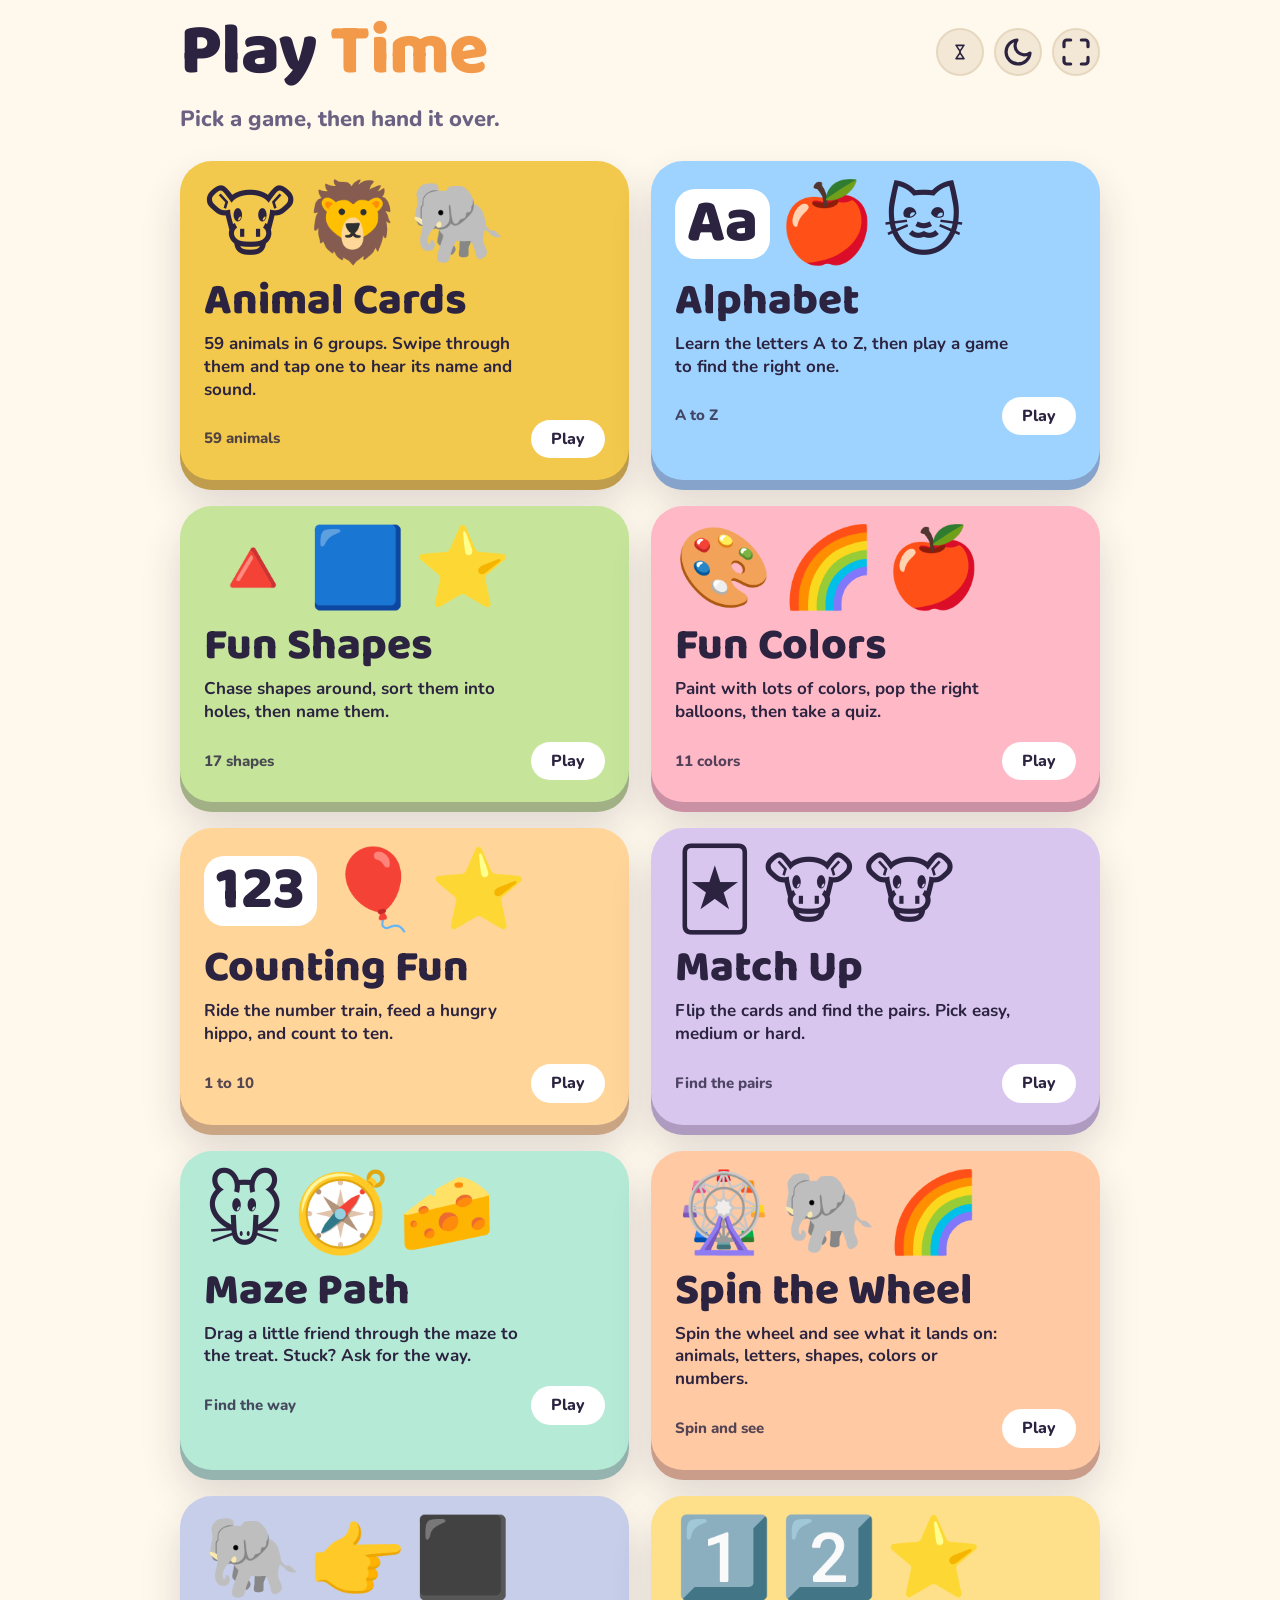
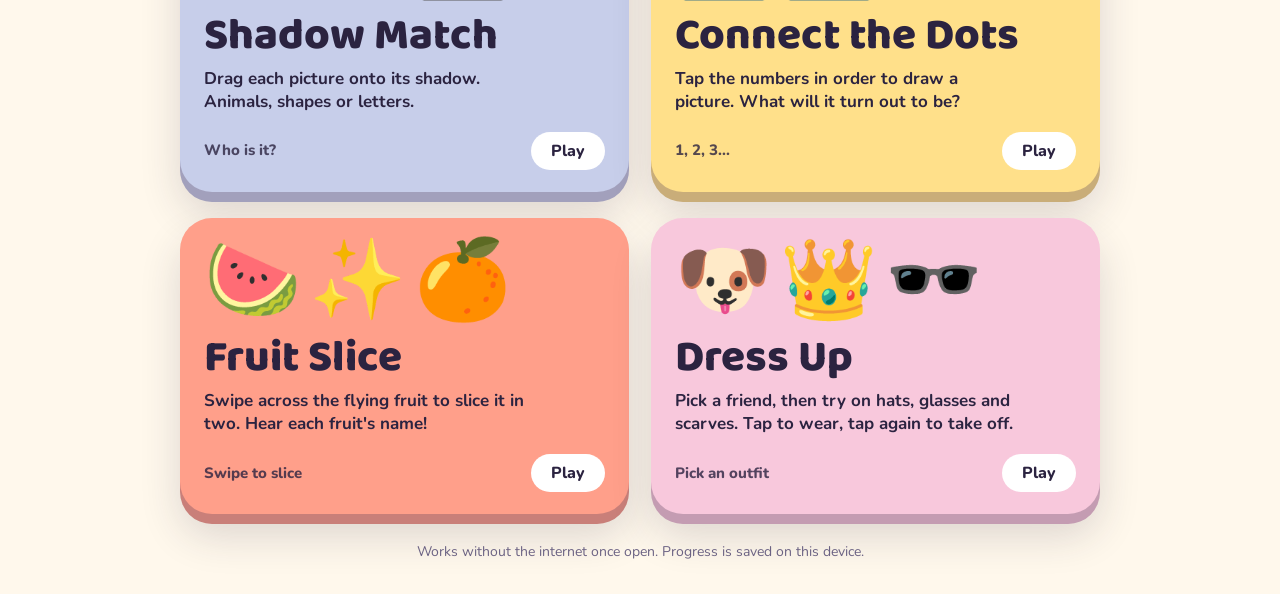
<file: index.html>
<!doctype html>
<html lang="en">
<head>
<meta charset="utf-8">
<meta name="viewport" content="width=device-width, initial-scale=1, viewport-fit=cover">
<meta name="theme-color" content="#FFF8EC">
<script src="js/theme.js"></script>
<link rel="icon" href="icon.svg" type="image/svg+xml">
<link rel="apple-touch-icon" href="apple-touch-icon.png">
<link rel="manifest" href="manifest.webmanifest">
<title>Play Time</title>
<link rel="preconnect" href="https://fonts.googleapis.com">
<link rel="preconnect" href="https://fonts.gstatic.com" crossorigin>
<link rel="stylesheet" href="https://fonts.googleapis.com/css2?family=Baloo+2:wght@600;800&family=Nunito:wght@500;700;800&display=swap">
<link rel="stylesheet" href="css/base.css">
<link rel="stylesheet" href="css/hub.css">
</head>
<body>
<main class="wrap hub">
  <header class="bar">
    <h1>Play <span>Time</span></h1>
    <button class="icon-btn" data-theme-toggle aria-label="Switch to dark mode"><svg class="i-moon" viewBox="0 0 24 24" fill="none" stroke="currentColor" stroke-width="2.4" stroke-linecap="round" stroke-linejoin="round" aria-hidden="true"><path d="M21 12.8A9 9 0 1 1 11.2 3a7 7 0 0 0 9.8 9.8z"/></svg><svg class="i-sun" viewBox="0 0 24 24" fill="none" stroke="currentColor" stroke-width="2.4" stroke-linecap="round" stroke-linejoin="round" aria-hidden="true"><circle cx="12" cy="12" r="4"/><path d="M12 2v2M12 20v2M4.9 4.9l1.4 1.4M17.7 17.7l1.4 1.4M2 12h2M20 12h2M4.9 19.1l1.4-1.4M17.7 6.3l1.4-1.4"/></svg></button>
    <button class="icon-btn" id="fsBtn" aria-label="Full screen"><svg viewBox="0 0 24 24" fill="none" stroke="currentColor" stroke-width="2.4" stroke-linecap="round" stroke-linejoin="round" aria-hidden="true"><path d="M8 3H5a2 2 0 0 0-2 2v3M21 8V5a2 2 0 0 0-2-2h-3M3 16v3a2 2 0 0 0 2 2h3M16 21h3a2 2 0 0 0 2-2v-3"/></svg></button>
  </header>
  <p class="lede">Pick a game, then hand it over.</p>
  <nav class="games" aria-label="Games">
    <a class="game chunky" href="animals.html" style="--c:#F2C94C">
      <span class="art" aria-hidden="true"><span>🐮</span><span>🦁</span><span>🐘</span></span>
      <span class="title">Animal Cards</span>
      <span class="desc" id="animalDesc">Swipe through animals and tap one to hear its name and sound.</span>
      <span class="foot"><span class="stat" id="animalStat"></span><span class="go">Play</span></span>
    </a>
    <a class="game chunky" href="alphabet.html" style="--c:#9FD3FF">
      <span class="art" aria-hidden="true"><span class="abc">Aa</span><span>🍎</span><span>🐱</span></span>
      <span class="title">Alphabet</span>
      <span class="desc">Learn the letters A to Z, then play a game to find the right one.</span>
      <span class="foot"><span class="stat" id="abcStat"></span><span class="go">Play</span></span>
    </a>
    <a class="game chunky" href="shapes.html" style="--c:#C6E59B">
      <span class="art" aria-hidden="true"><span>🔺</span><span>🟦</span><span>⭐</span></span>
      <span class="title">Fun Shapes</span>
      <span class="desc">Chase shapes around, sort them into holes, then name them.</span>
      <span class="foot"><span class="stat" id="shapeStat"></span><span class="go">Play</span></span>
    </a>
    <a class="game chunky" href="colors.html" style="--c:#FFB8C6">
      <span class="art" aria-hidden="true"><span>🎨</span><span>🌈</span><span>🍎</span></span>
      <span class="title">Fun Colors</span>
      <span class="desc">Paint with lots of colors, pop the right balloons, then take a quiz.</span>
      <span class="foot"><span class="stat" id="colorStat"></span><span class="go">Play</span></span>
    </a>
    <a class="game chunky" href="numbers.html" style="--c:#FFD59A">
      <span class="art" aria-hidden="true"><span class="abc">123</span><span>🎈</span><span>⭐</span></span>
      <span class="title">Counting Fun</span>
      <span class="desc">Ride the number train, feed a hungry hippo, and count to ten.</span>
      <span class="foot"><span class="stat" id="numberStat"></span><span class="go">Play</span></span>
    </a>
    <a class="game chunky" href="memory.html" style="--c:#D9C6EF">
      <span class="art" aria-hidden="true"><span>🃏</span><span>🐮</span><span>🐮</span></span>
      <span class="title">Match Up</span>
      <span class="desc">Flip the cards and find the pairs. Pick easy, medium or hard.</span>
      <span class="foot"><span class="stat" id="memoryStat"></span><span class="go">Play</span></span>
    </a>
    <a class="game chunky" href="maze.html" style="--c:#B5EAD7">
      <span class="art" aria-hidden="true"><span>🐭</span><span>🧭</span><span>🧀</span></span>
      <span class="title">Maze Path</span>
      <span class="desc">Drag a little friend through the maze to the treat. Stuck? Ask for the way.</span>
      <span class="foot"><span class="stat" id="mazeStat"></span><span class="go">Play</span></span>
    </a>
    <a class="game chunky" href="wheel.html" style="--c:#FFC9A3">
      <span class="art" aria-hidden="true"><span>🎡</span><span>🐘</span><span>🌈</span></span>
      <span class="title">Spin the Wheel</span>
      <span class="desc">Spin the wheel and see what it lands on: animals, letters, shapes, colors or numbers.</span>
      <span class="foot"><span class="stat" id="wheelStat"></span><span class="go">Play</span></span>
    </a>
    <a class="game chunky" href="shadow.html" style="--c:#C7CEEA">
      <span class="art" aria-hidden="true"><span>🐘</span><span>👉</span><span>⬛</span></span>
      <span class="title">Shadow Match</span>
      <span class="desc">Drag each picture onto its shadow. Animals, shapes or letters.</span>
      <span class="foot"><span class="stat" id="shadowStat"></span><span class="go">Play</span></span>
    </a>
    <a class="game chunky" href="dots.html" style="--c:#FFE08A">
      <span class="art" aria-hidden="true"><span>1️⃣</span><span>2️⃣</span><span>⭐</span></span>
      <span class="title">Connect the Dots</span>
      <span class="desc">Tap the numbers in order to draw a picture. What will it turn out to be?</span>
      <span class="foot"><span class="stat" id="dotsStat"></span><span class="go">Play</span></span>
    </a>
    <a class="game chunky" href="slice.html" style="--c:#FF9F8A">
      <span class="art" aria-hidden="true"><span>🍉</span><span>✨</span><span>🍊</span></span>
      <span class="title">Fruit Slice</span>
      <span class="desc">Swipe across the flying fruit to slice it in two. Hear each fruit's name!</span>
      <span class="foot"><span class="stat" id="sliceStat"></span><span class="go">Play</span></span>
    </a>
    <a class="game chunky" href="dress.html" style="--c:#F8C8DC">
      <span class="art" aria-hidden="true"><span>🐶</span><span>👑</span><span>🕶️</span></span>
      <span class="title">Dress Up</span>
      <span class="desc">Pick a friend, then try on hats, glasses and scarves. Tap to wear, tap again to take off.</span>
      <span class="foot"><span class="stat" id="dressStat"></span><span class="go">Play</span></span>
    </a>
  </nav>
  <p class="small-print">Works without the internet once open. Progress is saved on this device.</p>
</main>
<script src="js/core.js"></script>
<script src="js/timer.js"></script>
<script src="js/data.js"></script>
<script src="js/hub.js"></script>
</body>
</html>
</file>
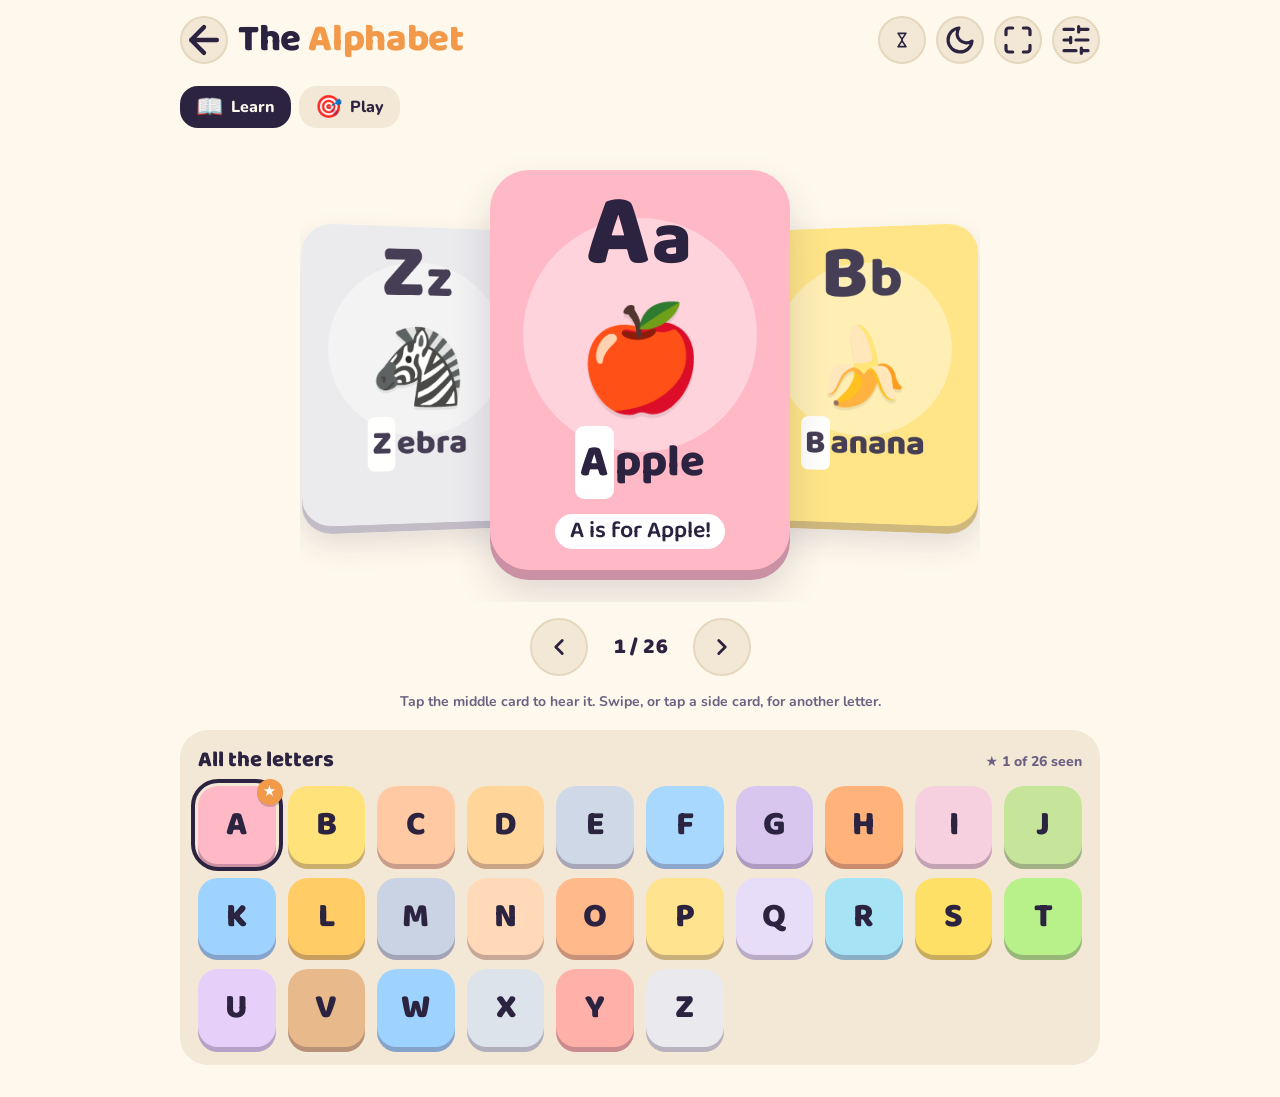
<file: alphabet.html>
<!doctype html>
<html lang="en">
<head>
<meta charset="utf-8">
<meta name="viewport" content="width=device-width, initial-scale=1, viewport-fit=cover">
<meta name="theme-color" content="#FFF8EC">
<script src="js/theme.js"></script>
<link rel="icon" href="icon.svg" type="image/svg+xml">
<link rel="apple-touch-icon" href="apple-touch-icon.png">
<link rel="manifest" href="manifest.webmanifest">
<title>Alphabet</title>
<link rel="preconnect" href="https://fonts.googleapis.com">
<link rel="preconnect" href="https://fonts.gstatic.com" crossorigin>
<link rel="stylesheet" href="https://fonts.googleapis.com/css2?family=Baloo+2:wght@600;800&family=Nunito:wght@500;700;800&display=swap">
<link rel="stylesheet" href="css/base.css">
<link rel="stylesheet" href="css/deck.css">
<link rel="stylesheet" href="css/quiz.css">
<link rel="stylesheet" href="css/alphabet.css">
</head>
<body>
<div class="wrap">
  <header class="bar">
    <a class="icon-btn" href="index.html" aria-label="Back to games"><svg viewBox="0 0 24 24" fill="none" stroke="currentColor" stroke-width="2.4" stroke-linecap="round" stroke-linejoin="round" aria-hidden="true"><path d="m12 19-7-7 7-7M19 12H5"/></svg></a>
    <h1>The <span>Alphabet</span></h1>
    <button class="icon-btn" data-theme-toggle aria-label="Switch to dark mode"><svg class="i-moon" viewBox="0 0 24 24" fill="none" stroke="currentColor" stroke-width="2.4" stroke-linecap="round" stroke-linejoin="round" aria-hidden="true"><path d="M21 12.8A9 9 0 1 1 11.2 3a7 7 0 0 0 9.8 9.8z"/></svg><svg class="i-sun" viewBox="0 0 24 24" fill="none" stroke="currentColor" stroke-width="2.4" stroke-linecap="round" stroke-linejoin="round" aria-hidden="true"><circle cx="12" cy="12" r="4"/><path d="M12 2v2M12 20v2M4.9 4.9l1.4 1.4M17.7 17.7l1.4 1.4M2 12h2M20 12h2M4.9 19.1l1.4-1.4M17.7 6.3l1.4-1.4"/></svg></button>
    <button class="icon-btn" id="fsBtn" aria-label="Full screen"><svg viewBox="0 0 24 24" fill="none" stroke="currentColor" stroke-width="2.4" stroke-linecap="round" stroke-linejoin="round" aria-hidden="true"><path d="M8 3H5a2 2 0 0 0-2 2v3M21 8V5a2 2 0 0 0-2-2h-3M3 16v3a2 2 0 0 0 2 2h3M16 21h3a2 2 0 0 0 2-2v-3"/></svg></button>
    <button class="icon-btn" id="setBtn" aria-label="Grown-up settings"><svg viewBox="0 0 24 24" fill="none" stroke="currentColor" stroke-width="2.4" stroke-linecap="round" stroke-linejoin="round" aria-hidden="true"><path d="M21 4h-7M10 4H3M21 12h-9M8 12H3M21 20h-5M12 20H3M14 2v4M8 10v4M16 18v4"/></svg></button>
  </header>

  <nav class="chips" aria-label="Mode">
    <button class="chip" id="learnTab" aria-pressed="true"><span class="e" aria-hidden="true">📖</span>Learn</button>
    <button class="chip" id="playTab" aria-pressed="false"><span class="e" aria-hidden="true">🎯</span>Play</button>
  </nav>

  <div id="learn">
    <section class="stage" aria-label="Letter carousel">
      <div class="carousel" id="carousel"></div>
      <div class="deck-bar">
        <button class="round" id="prevBtn" aria-label="Previous letter"><svg viewBox="0 0 24 24" fill="none" stroke="currentColor" stroke-width="2.6" stroke-linecap="round" stroke-linejoin="round" aria-hidden="true"><path d="m15 18-6-6 6-6"/></svg></button>
        <span class="count" id="count" aria-live="polite">1 / 26</span>
        <button class="round" id="nextBtn" aria-label="Next letter"><svg viewBox="0 0 24 24" fill="none" stroke="currentColor" stroke-width="2.6" stroke-linecap="round" stroke-linejoin="round" aria-hidden="true"><path d="m9 18 6-6-6-6"/></svg></button>
      </div>
      <p class="hint">Tap the middle card to hear it. Swipe, or tap a side card, for another letter.</p>
    </section>
    <section class="shelf" aria-labelledby="shelfTitle" style="margin-top:18px">
      <div class="shelf-head"><h2 id="shelfTitle">All the letters</h2><span class="shelf-meta" id="shelfMeta"></span></div>
      <div class="grid" id="grid"></div>
    </section>
  </div>

  <div id="play" hidden>
    <section class="quiz" aria-label="Letter game">
      <div class="score">
        <span class="stat-pill" aria-label="Stars"><span aria-hidden="true">⭐</span><span id="stars">0</span></span>
        <span class="stat-pill" aria-label="In a row"><span aria-hidden="true">🔥</span><span id="streak">0</span></span>
      </div>
      <button class="prompt chunky" id="prompt"></button>
      <div class="choices" id="choices"></div>
      <p class="msg" id="msg" aria-live="polite"></p>
    </section>
  </div>
</div>

<dialog class="sheet" id="settings" aria-labelledby="setTitle">
  <div class="sheet-in">
    <h2 id="setTitle">Grown-ups</h2>
    <p class="note">Saved on this device for every game.</p>
        <label class="opt">Say names out loud <input type="checkbox" id="optVoice" data-setting="voice"></label>
        <label class="opt">Play sounds <input type="checkbox" id="optSfx" data-setting="sfx"></label>
        <label class="opt">Play by itself after a swipe <input type="checkbox" id="optAuto" data-setting="autoplay"></label>
    <div class="opt">Answers to pick from
      <div class="seg" role="radiogroup" aria-label="Answers to pick from">
        <label><input type="radio" name="choices" value="3" data-setting="choices"><span>3</span></label>
        <label><input type="radio" name="choices" value="4" data-setting="choices"><span>4</span></label>
      </div>
    </div>
    <div class="opt">Letters in the game
      <div class="seg" role="radiogroup" aria-label="Letters in the game">
        <label><input type="radio" name="letterCase" value="upper" data-setting="letterCase"><span>ABC</span></label>
        <label><input type="radio" name="letterCase" value="lower" data-setting="letterCase"><span>abc</span></label>
      </div>
    </div>
    <div class="opt">Look
      <div class="seg" role="radiogroup" aria-label="Look">
        <label><input type="radio" name="theme" value="system" data-setting="theme"><span>Auto</span></label>
        <label><input type="radio" name="theme" value="light" data-setting="theme"><span>Light</span></label>
        <label><input type="radio" name="theme" value="dark" data-setting="theme"><span>Dark</span></label>
      </div>
    </div>
    <div class="sheet-actions">
      <button class="btn quiet" id="resetBtn">Clear stars</button>
      <button class="btn" data-close>Done</button>
    </div>
  </div>
</dialog>

<script src="js/core.js"></script>
<script src="js/timer.js"></script>
<script src="js/audio.js"></script>
<script src="js/data.js"></script>
<script src="js/alphabet.js"></script>
</body>
</html>
</file>
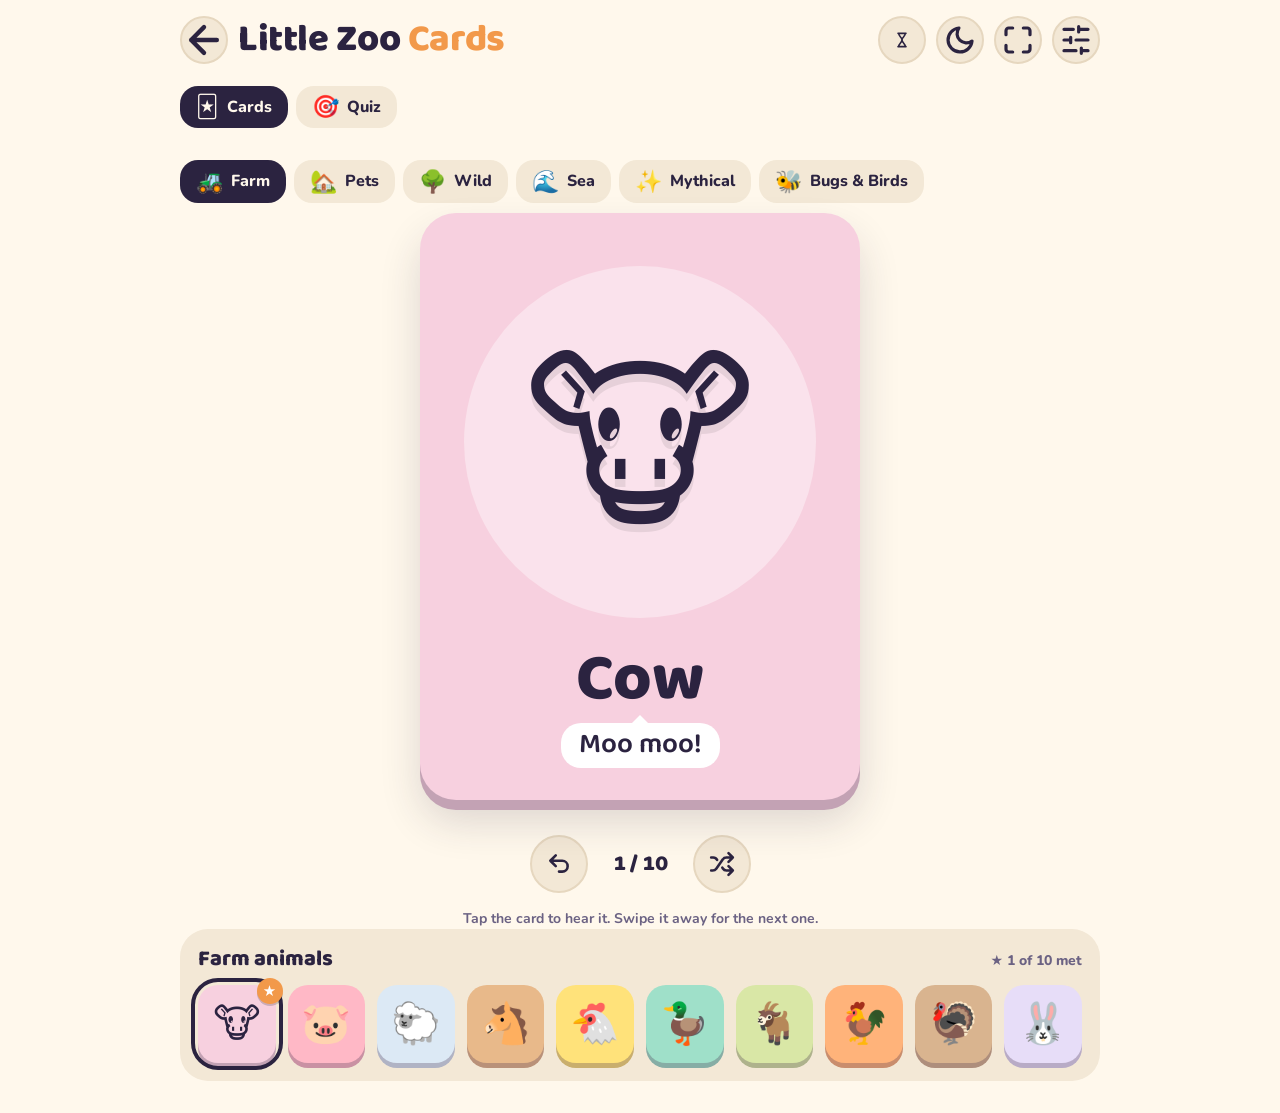
<file: animals.html>
<!doctype html>
<html lang="en">
<head>
<meta charset="utf-8">
<meta name="viewport" content="width=device-width, initial-scale=1, viewport-fit=cover">
<meta name="theme-color" content="#FFF8EC">
<script src="js/theme.js"></script>
<link rel="icon" href="icon.svg" type="image/svg+xml">
<link rel="apple-touch-icon" href="apple-touch-icon.png">
<link rel="manifest" href="manifest.webmanifest">
<title>Little Zoo Cards</title>
<link rel="preconnect" href="https://fonts.googleapis.com">
<link rel="preconnect" href="https://fonts.gstatic.com" crossorigin>
<link rel="stylesheet" href="https://fonts.googleapis.com/css2?family=Baloo+2:wght@600;800&family=Nunito:wght@500;700;800&display=swap">
<link rel="stylesheet" href="css/base.css">
<link rel="stylesheet" href="css/deck.css">
<link rel="stylesheet" href="css/quiz.css">
</head>
<body>
<div class="wrap">
  <header class="bar">
    <a class="icon-btn" href="index.html" aria-label="Back to games"><svg viewBox="0 0 24 24" fill="none" stroke="currentColor" stroke-width="2.4" stroke-linecap="round" stroke-linejoin="round" aria-hidden="true"><path d="m12 19-7-7 7-7M19 12H5"/></svg></a>
    <h1>Little Zoo <span>Cards</span></h1>
    <button class="icon-btn" data-theme-toggle aria-label="Switch to dark mode"><svg class="i-moon" viewBox="0 0 24 24" fill="none" stroke="currentColor" stroke-width="2.4" stroke-linecap="round" stroke-linejoin="round" aria-hidden="true"><path d="M21 12.8A9 9 0 1 1 11.2 3a7 7 0 0 0 9.8 9.8z"/></svg><svg class="i-sun" viewBox="0 0 24 24" fill="none" stroke="currentColor" stroke-width="2.4" stroke-linecap="round" stroke-linejoin="round" aria-hidden="true"><circle cx="12" cy="12" r="4"/><path d="M12 2v2M12 20v2M4.9 4.9l1.4 1.4M17.7 17.7l1.4 1.4M2 12h2M20 12h2M4.9 19.1l1.4-1.4M17.7 6.3l1.4-1.4"/></svg></button>
    <button class="icon-btn" id="fsBtn" aria-label="Full screen"><svg viewBox="0 0 24 24" fill="none" stroke="currentColor" stroke-width="2.4" stroke-linecap="round" stroke-linejoin="round" aria-hidden="true"><path d="M8 3H5a2 2 0 0 0-2 2v3M21 8V5a2 2 0 0 0-2-2h-3M3 16v3a2 2 0 0 0 2 2h3M16 21h3a2 2 0 0 0 2-2v-3"/></svg></button>
    <button class="icon-btn" id="setBtn" aria-label="Grown-up settings"><svg viewBox="0 0 24 24" fill="none" stroke="currentColor" stroke-width="2.4" stroke-linecap="round" stroke-linejoin="round" aria-hidden="true"><path d="M21 4h-7M10 4H3M21 12h-9M8 12H3M21 20h-5M12 20H3M14 2v4M8 10v4M16 18v4"/></svg></button>
  </header>

  <nav class="chips" aria-label="Ways to play">
    <button class="chip" data-mode="learn" aria-pressed="true"><span class="e" aria-hidden="true">🃏</span>Cards</button>
    <button class="chip" data-mode="quiz" aria-pressed="false"><span class="e" aria-hidden="true">🎯</span>Quiz</button>
  </nav>

  <div id="mode-learn">
  <nav class="chips" id="groups" aria-label="Animal groups"></nav>

  <section class="stage" aria-label="Animal card">
    <div class="deck">
      <div class="peek p2" id="peek2" aria-hidden="true"></div>
      <div class="peek p1" id="peek1" aria-hidden="true"></div>
      <button class="card chunky" id="card">
        <span class="stamp" aria-hidden="true">Bye bye! 👋</span>
        <span class="hero" id="emoji" aria-hidden="true">🐮</span>
        <span class="caption">
          <span class="name" id="name">Cow</span>
          <span class="bubble" id="bubble">Moo moo!</span>
        </span>
      </button>
    </div>
    <div class="deck-bar">
      <button class="round" id="backBtn" aria-label="Go back one card"><svg viewBox="0 0 24 24" fill="none" stroke="currentColor" stroke-width="2.4" stroke-linecap="round" stroke-linejoin="round" aria-hidden="true"><path d="M9 14 4 9l5-5M4 9h11a5 5 0 0 1 0 10h-3"/></svg></button>
      <span class="count" id="count" aria-live="polite">1 / 10</span>
      <button class="round" id="shuffleBtn" aria-label="Shuffle the cards"><svg viewBox="0 0 24 24" fill="none" stroke="currentColor" stroke-width="2.4" stroke-linecap="round" stroke-linejoin="round" aria-hidden="true"><path d="M2 18h1.4c1.3 0 2.5-.6 3.3-1.7l6.1-8.6c.7-1.1 2-1.7 3.3-1.7H22M18 2l4 4-4 4M2 6h1.9c1.5 0 2.9.9 3.6 2.2M22 18h-5.9c-1.3 0-2.6-.7-3.3-1.8l-.5-.8M18 14l4 4-4 4"/></svg></button>
    </div>
    <p class="hint">Tap the card to hear it. Swipe it away for the next one.</p>
  </section>

  <section class="shelf" aria-labelledby="shelfTitle">
    <div class="shelf-head"><h2 id="shelfTitle">Farm animals</h2><span class="shelf-meta" id="shelfMeta"></span></div>
    <div class="grid" id="grid"></div>
  </section>
  </div>

  <div id="mode-quiz" hidden>
    <section class="quiz" aria-label="Animal game">
      <div class="score">
        <span class="stat-pill" aria-label="Stars"><span aria-hidden="true">⭐</span><span id="stars">0</span></span>
        <span class="stat-pill" aria-label="In a row"><span aria-hidden="true">🔥</span><span id="streak">0</span></span>
      </div>
      <button class="prompt chunky" id="prompt"></button>
      <div class="choices" id="choices"></div>
      <p class="msg" id="msg" aria-live="polite"></p>
    </section>
  </div>
</div>

<dialog class="sheet" id="settings" aria-labelledby="setTitle">
  <div class="sheet-in">
    <h2 id="setTitle">Grown-ups</h2>
    <p class="note">Saved on this device for every game.</p>
        <label class="opt">Say names out loud <input type="checkbox" id="optVoice" data-setting="voice"></label>
        <label class="opt">Play sounds <input type="checkbox" id="optSfx" data-setting="sfx"></label>
        <div class="opt" id="optChoicesRow">Answers to pick from
      <div class="seg" role="radiogroup" aria-label="Answers to pick from">
        <label><input type="radio" name="choices" value="3" data-setting="choices"><span>3</span></label>
        <label><input type="radio" name="choices" value="4" data-setting="choices"><span>4</span></label>
      </div>
    </div>
        <label class="opt">Play by itself after a swipe <input type="checkbox" id="optAuto" data-setting="autoplay"></label>
    <label class="opt">Show the sound words <input type="checkbox" id="optWords" data-setting="words"></label>
    <div class="opt">Look
      <div class="seg" role="radiogroup" aria-label="Look">
        <label><input type="radio" name="theme" value="system" data-setting="theme"><span>Auto</span></label>
        <label><input type="radio" name="theme" value="light" data-setting="theme"><span>Light</span></label>
        <label><input type="radio" name="theme" value="dark" data-setting="theme"><span>Dark</span></label>
      </div>
    </div>
    <div class="sheet-actions">
      <button class="btn quiet" id="resetBtn">Clear stars and stickers</button>
      <button class="btn" data-close>Done</button>
    </div>
  </div>
</dialog>

<script src="js/core.js"></script>
<script src="js/timer.js"></script>
<script src="js/audio.js"></script>
<script src="js/deck.js"></script>
<script src="js/data.js"></script>
<script src="js/animals.js"></script>
</body>
</html>
</file>
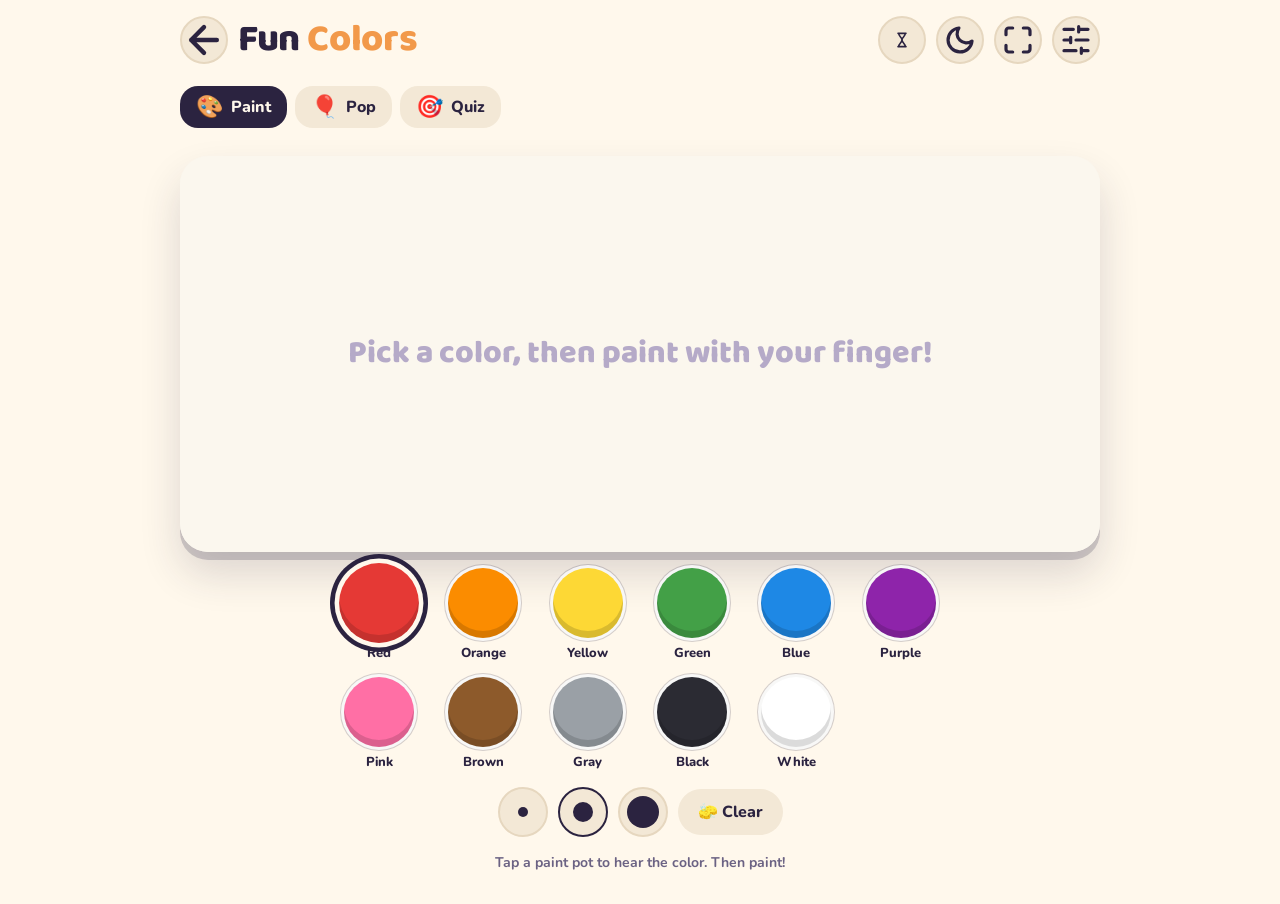
<file: colors.html>
<!doctype html>
<html lang="en">
<head>
<meta charset="utf-8">
<meta name="viewport" content="width=device-width, initial-scale=1, viewport-fit=cover">
<meta name="theme-color" content="#FFF8EC">
<script src="js/theme.js"></script>
<link rel="icon" href="icon.svg" type="image/svg+xml">
<link rel="apple-touch-icon" href="apple-touch-icon.png">
<link rel="manifest" href="manifest.webmanifest">
<title>Fun Colors</title>
<link rel="preconnect" href="https://fonts.googleapis.com">
<link rel="preconnect" href="https://fonts.gstatic.com" crossorigin>
<link rel="stylesheet" href="https://fonts.googleapis.com/css2?family=Baloo+2:wght@600;800&family=Nunito:wght@500;700;800&display=swap">
<link rel="stylesheet" href="css/base.css">
<link rel="stylesheet" href="css/quiz.css">
<link rel="stylesheet" href="css/colors.css">
<link rel="stylesheet" href="css/paint.css">
</head>
<body data-topic="colors">
<div class="wrap">
  <header class="bar">
    <a class="icon-btn" href="index.html" aria-label="Back to games"><svg viewBox="0 0 24 24" fill="none" stroke="currentColor" stroke-width="2.4" stroke-linecap="round" stroke-linejoin="round" aria-hidden="true"><path d="m12 19-7-7 7-7M19 12H5"/></svg></a>
    <h1>Fun <span>Colors</span></h1>
    <button class="icon-btn" data-theme-toggle aria-label="Switch to dark mode"><svg class="i-moon" viewBox="0 0 24 24" fill="none" stroke="currentColor" stroke-width="2.4" stroke-linecap="round" stroke-linejoin="round" aria-hidden="true"><path d="M21 12.8A9 9 0 1 1 11.2 3a7 7 0 0 0 9.8 9.8z"/></svg><svg class="i-sun" viewBox="0 0 24 24" fill="none" stroke="currentColor" stroke-width="2.4" stroke-linecap="round" stroke-linejoin="round" aria-hidden="true"><circle cx="12" cy="12" r="4"/><path d="M12 2v2M12 20v2M4.9 4.9l1.4 1.4M17.7 17.7l1.4 1.4M2 12h2M20 12h2M4.9 19.1l1.4-1.4M17.7 6.3l1.4-1.4"/></svg></button>
    <button class="icon-btn" id="fsBtn" aria-label="Full screen"><svg viewBox="0 0 24 24" fill="none" stroke="currentColor" stroke-width="2.4" stroke-linecap="round" stroke-linejoin="round" aria-hidden="true"><path d="M8 3H5a2 2 0 0 0-2 2v3M21 8V5a2 2 0 0 0-2-2h-3M3 16v3a2 2 0 0 0 2 2h3M16 21h3a2 2 0 0 0 2-2v-3"/></svg></button>
    <button class="icon-btn" id="setBtn" aria-label="Grown-up settings"><svg viewBox="0 0 24 24" fill="none" stroke="currentColor" stroke-width="2.4" stroke-linecap="round" stroke-linejoin="round" aria-hidden="true"><path d="M21 4h-7M10 4H3M21 12h-9M8 12H3M21 20h-5M12 20H3M14 2v4M8 10v4M16 18v4"/></svg></button>
  </header>

  <nav class="chips" aria-label="Ways to play">
    <button class="chip" data-mode="learn" aria-pressed="true"><span class="e" aria-hidden="true">🎨</span>Paint</button>
    <button class="chip" data-mode="game" aria-pressed="false"><span class="e" aria-hidden="true">🎈</span>Pop</button>
    <button class="chip" data-mode="quiz" aria-pressed="false"><span class="e" aria-hidden="true">🎯</span>Quiz</button>
  </nav>

  <div id="mode-learn">
    <section class="studio" aria-label="Paint studio">
      <div class="canvas-wrap">
        <canvas id="paintCanvas" aria-label="Painting canvas. Draw with your finger."></canvas>
        <div class="paint-hint" id="paintHint">Pick a color, then paint with your finger!</div>
      </div>
      <div class="pots" id="pots" role="group" aria-label="Paint colors"></div>
      <div class="tools-row">
        <button class="size" data-size="12" aria-label="Thin brush" aria-pressed="false"><i style="width:10px;height:10px"></i></button>
        <button class="size" data-size="26" aria-label="Medium brush" aria-pressed="true"><i style="width:20px;height:20px"></i></button>
        <button class="size" data-size="46" aria-label="Thick brush" aria-pressed="false"><i style="width:32px;height:32px"></i></button>
        <button class="btn quiet" id="clearBtn">🧽 Clear</button>
      </div>
      <p class="hint">Tap a paint pot to hear the color. Then paint!</p>
    </section>
  </div>

  <div id="mode-game" hidden>
    <section aria-label="Balloon game" style="display:flex;flex-direction:column;gap:14px">
      <div class="hud">
        <span class="goal"><span class="gsw" id="gsw"></span><span id="gtext">Pop the red balloons!</span></span>
        <span class="pips" id="pips" aria-live="polite"></span>
        <span class="stat-pill" aria-label="Stars"><span aria-hidden="true">⭐</span><span id="pstars">0</span></span>
      </div>
      <div class="sky" id="sky" aria-label="Balloons floating up"></div>
      <p class="msg" id="pmsg" aria-live="polite"></p>
    </section>
  </div>

<div id="mode-quiz" hidden>
    <section class="quiz" aria-label="Game">
      <div class="score">
        <span class="stat-pill" aria-label="Stars"><span aria-hidden="true">⭐</span><span id="stars">0</span></span>
        <span class="stat-pill" aria-label="In a row"><span aria-hidden="true">🔥</span><span id="streak">0</span></span>
      </div>
      <button class="prompt chunky" id="prompt"></button>
      <div class="choices" id="choices"></div>
      <p class="msg" id="msg" aria-live="polite"></p>
    </section>
  </div>

</div>

<dialog class="sheet" id="settings" aria-labelledby="setTitle">
  <div class="sheet-in">
    <h2 id="setTitle">Grown-ups</h2>
    <p class="note">Saved on this device for every game.</p>
        <label class="opt">Say names out loud <input type="checkbox" id="optVoice" data-setting="voice"></label>
        <label class="opt">Play sounds <input type="checkbox" id="optSfx" data-setting="sfx"></label>
    <div class="opt">Answers to pick from
      <div class="seg" role="radiogroup" aria-label="Answers to pick from">
        <label><input type="radio" name="choices" value="3" data-setting="choices"><span>3</span></label>
        <label><input type="radio" name="choices" value="4" data-setting="choices"><span>4</span></label>
      </div>
    </div>
    <div class="opt">Look
      <div class="seg" role="radiogroup" aria-label="Look">
        <label><input type="radio" name="theme" value="system" data-setting="theme"><span>Auto</span></label>
        <label><input type="radio" name="theme" value="light" data-setting="theme"><span>Light</span></label>
        <label><input type="radio" name="theme" value="dark" data-setting="theme"><span>Dark</span></label>
      </div>
    </div>
    <div class="sheet-actions">
      <button class="btn quiet" id="resetBtn">Clear stars and stickers</button>
      <button class="btn" data-close>Done</button>
    </div>
  </div>
</dialog>

<script src="js/core.js"></script>
<script src="js/timer.js"></script>
<script src="js/audio.js"></script>
<script src="js/data.js"></script>
<script src="js/paint.js"></script>
<script src="js/topic.js"></script>
</body>
</html>
</file>
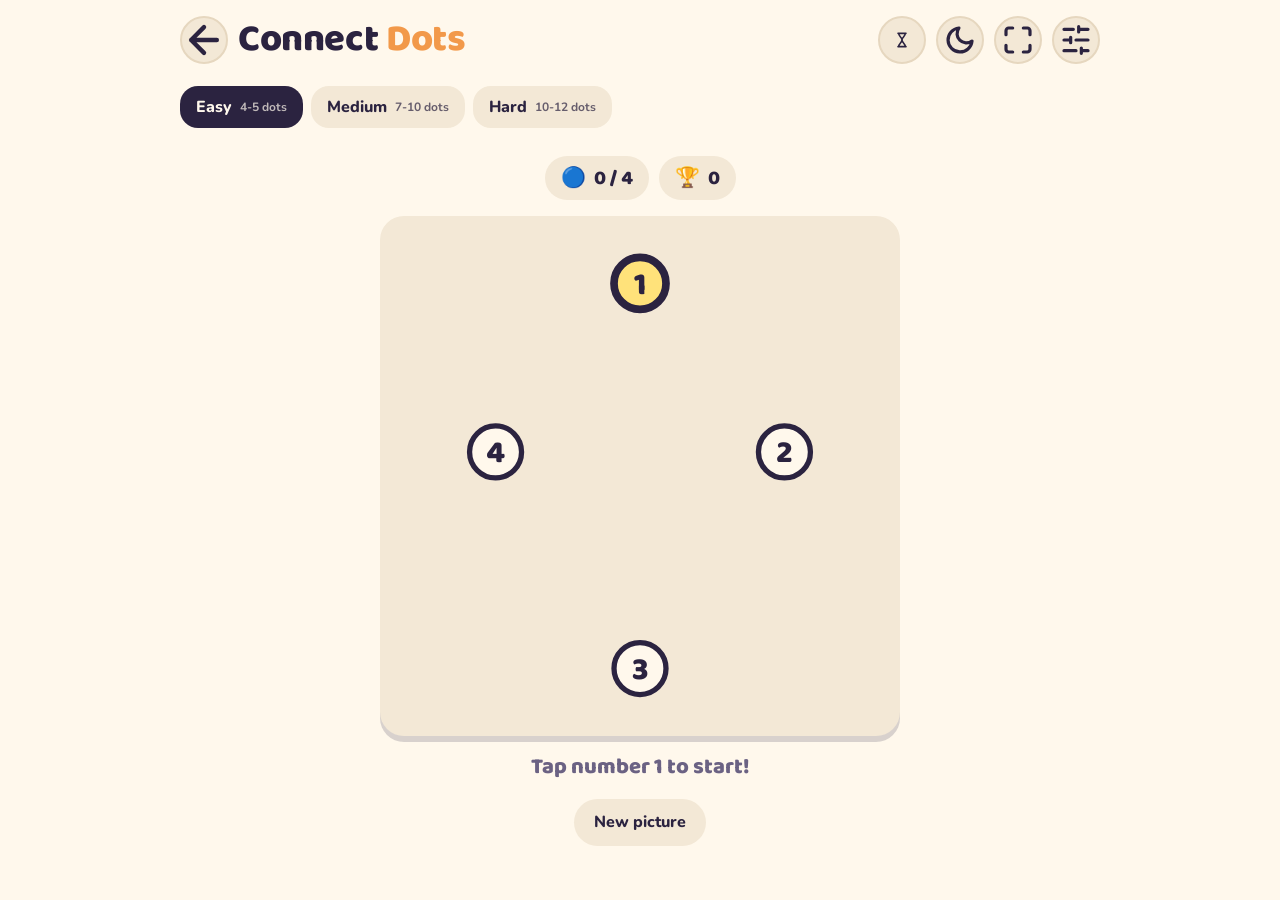
<file: dots.html>
<!doctype html>
<html lang="en">
<head>
<meta charset="utf-8">
<meta name="viewport" content="width=device-width, initial-scale=1, viewport-fit=cover">
<meta name="theme-color" content="#FFF8EC">
<script src="js/theme.js"></script>
<link rel="icon" href="icon.svg" type="image/svg+xml">
<link rel="apple-touch-icon" href="apple-touch-icon.png">
<link rel="manifest" href="manifest.webmanifest">
<title>Connect the Dots</title>
<link rel="preconnect" href="https://fonts.googleapis.com">
<link rel="preconnect" href="https://fonts.gstatic.com" crossorigin>
<link rel="stylesheet" href="https://fonts.googleapis.com/css2?family=Baloo+2:wght@600;800&family=Nunito:wght@500;700;800&display=swap">
<link rel="stylesheet" href="css/base.css">
<link rel="stylesheet" href="css/dots.css">
</head>
<body>
<div class="wrap">
  <header class="bar">
    <a class="icon-btn" href="index.html" aria-label="Back to games"><svg viewBox="0 0 24 24" fill="none" stroke="currentColor" stroke-width="2.4" stroke-linecap="round" stroke-linejoin="round" aria-hidden="true"><path d="m12 19-7-7 7-7M19 12H5"/></svg></a>
    <h1>Connect <span>Dots</span></h1>
    <button class="icon-btn" data-theme-toggle aria-label="Switch to dark mode"><svg class="i-moon" viewBox="0 0 24 24" fill="none" stroke="currentColor" stroke-width="2.4" stroke-linecap="round" stroke-linejoin="round" aria-hidden="true"><path d="M21 12.8A9 9 0 1 1 11.2 3a7 7 0 0 0 9.8 9.8z"/></svg><svg class="i-sun" viewBox="0 0 24 24" fill="none" stroke="currentColor" stroke-width="2.4" stroke-linecap="round" stroke-linejoin="round" aria-hidden="true"><circle cx="12" cy="12" r="4"/><path d="M12 2v2M12 20v2M4.9 4.9l1.4 1.4M17.7 17.7l1.4 1.4M2 12h2M20 12h2M4.9 19.1l1.4-1.4M17.7 6.3l1.4-1.4"/></svg></button>
    <button class="icon-btn" id="fsBtn" aria-label="Full screen"><svg viewBox="0 0 24 24" fill="none" stroke="currentColor" stroke-width="2.4" stroke-linecap="round" stroke-linejoin="round" aria-hidden="true"><path d="M8 3H5a2 2 0 0 0-2 2v3M21 8V5a2 2 0 0 0-2-2h-3M3 16v3a2 2 0 0 0 2 2h3M16 21h3a2 2 0 0 0 2-2v-3"/></svg></button>
    <button class="icon-btn" id="setBtn" aria-label="Grown-up settings"><svg viewBox="0 0 24 24" fill="none" stroke="currentColor" stroke-width="2.4" stroke-linecap="round" stroke-linejoin="round" aria-hidden="true"><path d="M21 4h-7M10 4H3M21 12h-9M8 12H3M21 20h-5M12 20H3M14 2v4M8 10v4M16 18v4"/></svg></button>
  </header>

  <nav class="chips" aria-label="Level">
    <button class="chip" data-level-pick="easy" aria-pressed="true">Easy <small>4-5 dots</small></button>
    <button class="chip" data-level-pick="medium" aria-pressed="false">Medium <small>7-10 dots</small></button>
    <button class="chip" data-level-pick="hard" aria-pressed="false">Hard <small>10-12 dots</small></button>
  </nav>

  <section class="play" aria-label="Connect the dots game">
    <div class="score">
      <span class="stat-pill" aria-label="Dots joined"><span aria-hidden="true">🔵</span><span id="joined">0 / 0</span></span>
      <span class="stat-pill" aria-label="Pictures finished"><span aria-hidden="true">🏆</span><span id="wins">0</span></span>
    </div>
    <svg class="dots" id="dots" viewBox="-4 -4 108 108" aria-label="Dots to connect in order"></svg>
    <p class="hint" id="hint"></p>
    <div class="result" id="result" hidden>
      <p class="result-text" id="resultText"></p>
      <button class="btn" id="againBtn">Next picture</button>
    </div>
    <button class="btn quiet" id="newBtn">New picture</button>
  </section>
</div>

<dialog class="sheet" id="settings" aria-labelledby="setTitle">
  <div class="sheet-in">
    <h2 id="setTitle">Grown-ups</h2>
    <p class="note">Saved on this device for every game.</p>
    <label class="opt">Say names out loud <input type="checkbox" id="optVoice" data-setting="voice"></label>
    <label class="opt">Play sounds <input type="checkbox" id="optSfx" data-setting="sfx"></label>
    <div class="opt">Look
      <div class="seg" role="radiogroup" aria-label="Look">
        <label><input type="radio" name="theme" value="system" data-setting="theme"><span>Auto</span></label>
        <label><input type="radio" name="theme" value="light" data-setting="theme"><span>Light</span></label>
        <label><input type="radio" name="theme" value="dark" data-setting="theme"><span>Dark</span></label>
      </div>
    </div>
    <div class="sheet-actions">
      <button class="btn quiet" id="resetBtn">Clear pictures finished</button>
      <button class="btn" data-close>Done</button>
    </div>
  </div>
</dialog>

<script src="js/core.js"></script>
<script src="js/timer.js"></script>
<script src="js/audio.js"></script>
<script src="js/data.js"></script>
<script src="js/dots.js"></script>
</body>
</html>
</file>
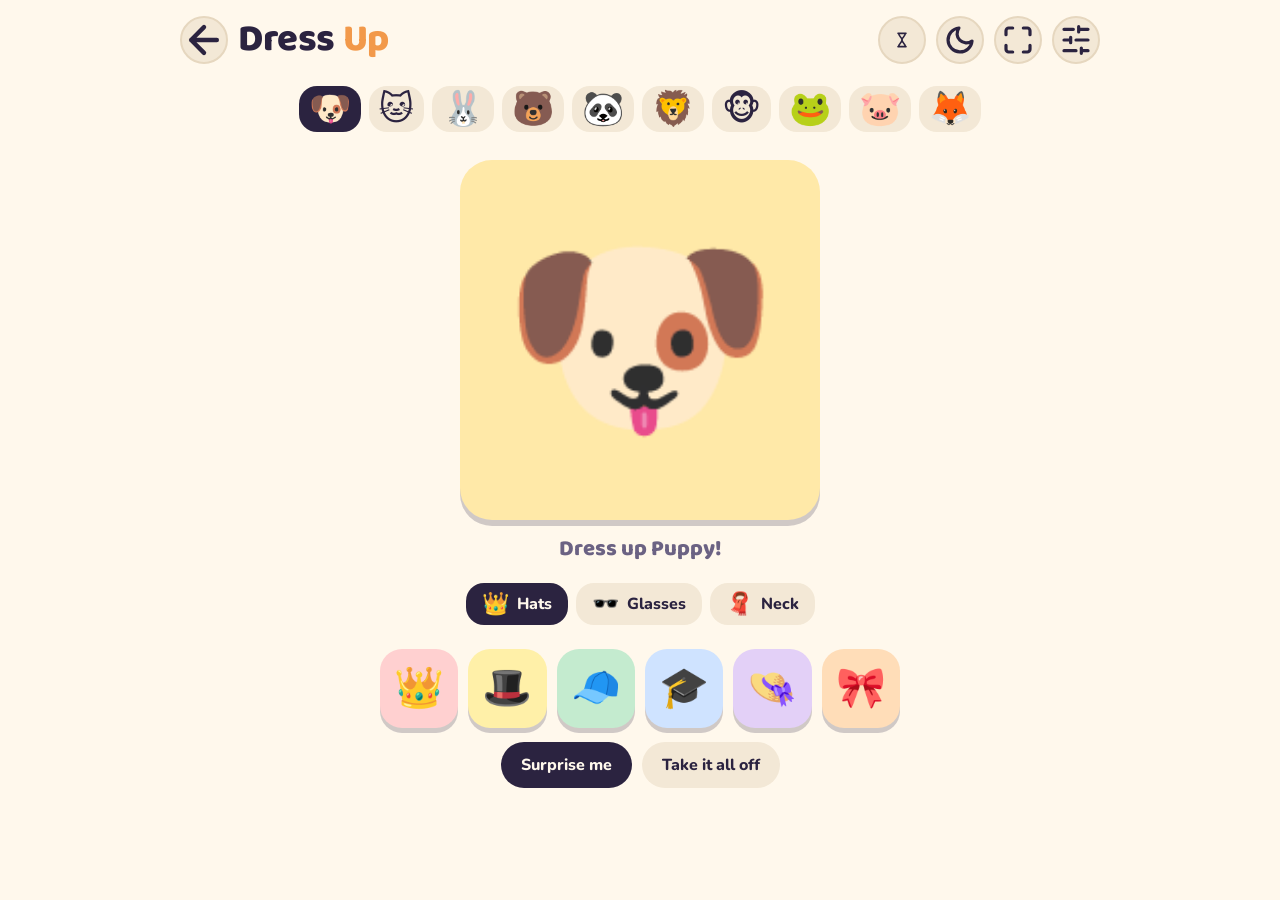
<file: dress.html>
<!doctype html>
<html lang="en">
<head>
<meta charset="utf-8">
<meta name="viewport" content="width=device-width, initial-scale=1, viewport-fit=cover">
<meta name="theme-color" content="#FFF8EC">
<script src="js/theme.js"></script>
<link rel="icon" href="icon.svg" type="image/svg+xml">
<link rel="apple-touch-icon" href="apple-touch-icon.png">
<link rel="manifest" href="manifest.webmanifest">
<title>Dress Up</title>
<link rel="preconnect" href="https://fonts.googleapis.com">
<link rel="preconnect" href="https://fonts.gstatic.com" crossorigin>
<link rel="stylesheet" href="https://fonts.googleapis.com/css2?family=Baloo+2:wght@600;800&family=Nunito:wght@500;700;800&display=swap">
<link rel="stylesheet" href="css/base.css">
<link rel="stylesheet" href="css/dress.css">
</head>
<body>
<div class="wrap">
  <header class="bar">
    <a class="icon-btn" href="index.html" aria-label="Back to games"><svg viewBox="0 0 24 24" fill="none" stroke="currentColor" stroke-width="2.4" stroke-linecap="round" stroke-linejoin="round" aria-hidden="true"><path d="m12 19-7-7 7-7M19 12H5"/></svg></a>
    <h1>Dress <span>Up</span></h1>
    <button class="icon-btn" data-theme-toggle aria-label="Switch to dark mode"><svg class="i-moon" viewBox="0 0 24 24" fill="none" stroke="currentColor" stroke-width="2.4" stroke-linecap="round" stroke-linejoin="round" aria-hidden="true"><path d="M21 12.8A9 9 0 1 1 11.2 3a7 7 0 0 0 9.8 9.8z"/></svg><svg class="i-sun" viewBox="0 0 24 24" fill="none" stroke="currentColor" stroke-width="2.4" stroke-linecap="round" stroke-linejoin="round" aria-hidden="true"><circle cx="12" cy="12" r="4"/><path d="M12 2v2M12 20v2M4.9 4.9l1.4 1.4M17.7 17.7l1.4 1.4M2 12h2M20 12h2M4.9 19.1l1.4-1.4M17.7 6.3l1.4-1.4"/></svg></button>
    <button class="icon-btn" id="fsBtn" aria-label="Full screen"><svg viewBox="0 0 24 24" fill="none" stroke="currentColor" stroke-width="2.4" stroke-linecap="round" stroke-linejoin="round" aria-hidden="true"><path d="M8 3H5a2 2 0 0 0-2 2v3M21 8V5a2 2 0 0 0-2-2h-3M3 16v3a2 2 0 0 0 2 2h3M16 21h3a2 2 0 0 0 2-2v-3"/></svg></button>
    <button class="icon-btn" id="setBtn" aria-label="Grown-up settings"><svg viewBox="0 0 24 24" fill="none" stroke="currentColor" stroke-width="2.4" stroke-linecap="round" stroke-linejoin="round" aria-hidden="true"><path d="M21 4h-7M10 4H3M21 12h-9M8 12H3M21 20h-5M12 20H3M14 2v4M8 10v4M16 18v4"/></svg></button>
  </header>

  <nav class="chips friends" id="friends" aria-label="Pick a friend"></nav>

  <section class="play" aria-label="Dress up game">
    <div class="stage" id="stage" role="img" aria-label="Your dressed up friend"></div>
    <p class="hint" id="hint"></p>
    <nav class="chips" aria-label="What to wear">
      <button class="chip" data-slot="hat" aria-pressed="true"><span class="e" aria-hidden="true">👑</span>Hats</button>
      <button class="chip" data-slot="eyes" aria-pressed="false"><span class="e" aria-hidden="true">🕶️</span>Glasses</button>
      <button class="chip" data-slot="neck" aria-pressed="false"><span class="e" aria-hidden="true">🧣</span>Neck</button>
    </nav>
    <div class="tray" id="tray"></div>
    <div class="row">
      <button class="btn" id="surpriseBtn">Surprise me</button>
      <button class="btn quiet" id="clearBtn">Take it all off</button>
    </div>
  </section>
</div>

<dialog class="sheet" id="settings" aria-labelledby="setTitle">
  <div class="sheet-in">
    <h2 id="setTitle">Grown-ups</h2>
    <p class="note">Saved on this device for every game.</p>
    <label class="opt">Say names out loud <input type="checkbox" id="optVoice" data-setting="voice"></label>
    <label class="opt">Play sounds <input type="checkbox" id="optSfx" data-setting="sfx"></label>
    <div class="opt">Look
      <div class="seg" role="radiogroup" aria-label="Look">
        <label><input type="radio" name="theme" value="system" data-setting="theme"><span>Auto</span></label>
        <label><input type="radio" name="theme" value="light" data-setting="theme"><span>Light</span></label>
        <label><input type="radio" name="theme" value="dark" data-setting="theme"><span>Dark</span></label>
      </div>
    </div>
    <div class="sheet-actions">
      <button class="btn quiet" id="resetBtn">Clear outfits count</button>
      <button class="btn" data-close>Done</button>
    </div>
  </div>
</dialog>

<script src="js/core.js"></script>
<script src="js/timer.js"></script>
<script src="js/audio.js"></script>
<script src="js/data.js"></script>
<script src="js/dress.js"></script>
</body>
</html>
</file>
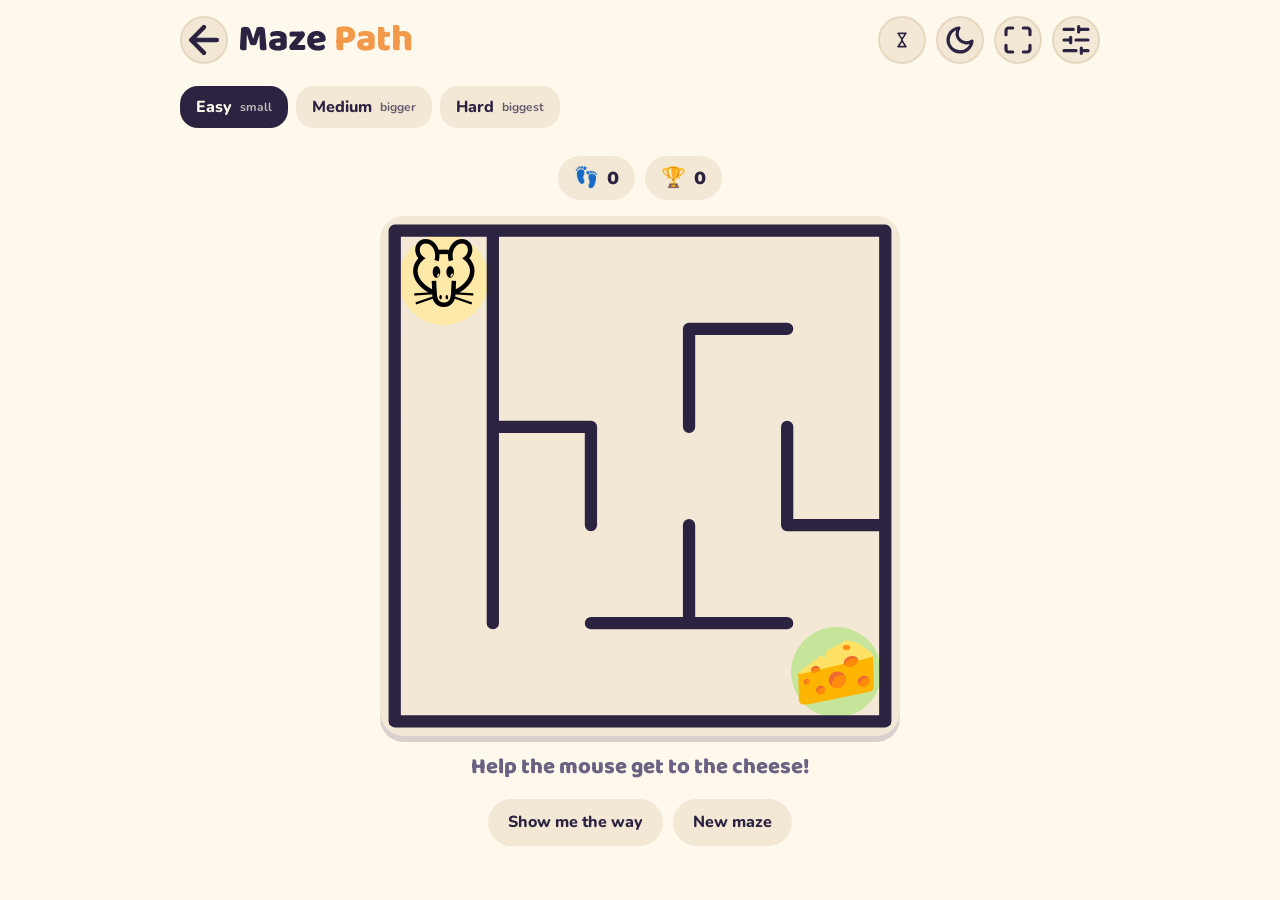
<file: maze.html>
<!doctype html>
<html lang="en">
<head>
<meta charset="utf-8">
<meta name="viewport" content="width=device-width, initial-scale=1, viewport-fit=cover">
<meta name="theme-color" content="#FFF8EC">
<script src="js/theme.js"></script>
<link rel="icon" href="icon.svg" type="image/svg+xml">
<link rel="apple-touch-icon" href="apple-touch-icon.png">
<link rel="manifest" href="manifest.webmanifest">
<title>Maze Path</title>
<link rel="preconnect" href="https://fonts.googleapis.com">
<link rel="preconnect" href="https://fonts.gstatic.com" crossorigin>
<link rel="stylesheet" href="https://fonts.googleapis.com/css2?family=Baloo+2:wght@600;800&family=Nunito:wght@500;700;800&display=swap">
<link rel="stylesheet" href="css/base.css">
<link rel="stylesheet" href="css/maze.css">
</head>
<body>
<div class="wrap">
  <header class="bar">
    <a class="icon-btn" href="index.html" aria-label="Back to games"><svg viewBox="0 0 24 24" fill="none" stroke="currentColor" stroke-width="2.4" stroke-linecap="round" stroke-linejoin="round" aria-hidden="true"><path d="m12 19-7-7 7-7M19 12H5"/></svg></a>
    <h1>Maze <span>Path</span></h1>
    <button class="icon-btn" data-theme-toggle aria-label="Switch to dark mode"><svg class="i-moon" viewBox="0 0 24 24" fill="none" stroke="currentColor" stroke-width="2.4" stroke-linecap="round" stroke-linejoin="round" aria-hidden="true"><path d="M21 12.8A9 9 0 1 1 11.2 3a7 7 0 0 0 9.8 9.8z"/></svg><svg class="i-sun" viewBox="0 0 24 24" fill="none" stroke="currentColor" stroke-width="2.4" stroke-linecap="round" stroke-linejoin="round" aria-hidden="true"><circle cx="12" cy="12" r="4"/><path d="M12 2v2M12 20v2M4.9 4.9l1.4 1.4M17.7 17.7l1.4 1.4M2 12h2M20 12h2M4.9 19.1l1.4-1.4M17.7 6.3l1.4-1.4"/></svg></button>
    <button class="icon-btn" id="fsBtn" aria-label="Full screen"><svg viewBox="0 0 24 24" fill="none" stroke="currentColor" stroke-width="2.4" stroke-linecap="round" stroke-linejoin="round" aria-hidden="true"><path d="M8 3H5a2 2 0 0 0-2 2v3M21 8V5a2 2 0 0 0-2-2h-3M3 16v3a2 2 0 0 0 2 2h3M16 21h3a2 2 0 0 0 2-2v-3"/></svg></button>
    <button class="icon-btn" id="setBtn" aria-label="Grown-up settings"><svg viewBox="0 0 24 24" fill="none" stroke="currentColor" stroke-width="2.4" stroke-linecap="round" stroke-linejoin="round" aria-hidden="true"><path d="M21 4h-7M10 4H3M21 12h-9M8 12H3M21 20h-5M12 20H3M14 2v4M8 10v4M16 18v4"/></svg></button>
  </header>

  <nav class="chips" aria-label="Level">
    <button class="chip" data-level-pick="easy" aria-pressed="true">Easy <small>small</small></button>
    <button class="chip" data-level-pick="medium" aria-pressed="false">Medium <small>bigger</small></button>
    <button class="chip" data-level-pick="hard" aria-pressed="false">Hard <small>biggest</small></button>
  </nav>

  <section class="play" aria-label="Maze game">
    <div class="score">
      <span class="stat-pill" aria-label="Steps"><span aria-hidden="true">👣</span><span id="steps">0</span></span>
      <span class="stat-pill" aria-label="Mazes finished"><span aria-hidden="true">🏆</span><span id="wins">0</span></span>
    </div>
    <svg class="maze" id="maze" role="application" tabindex="0" aria-label="Maze. Drag with a finger or use the arrow keys."></svg>
    <p class="hint" id="hint"></p>
    <div class="result" id="result" hidden>
      <p class="result-text" id="resultText"></p>
      <button class="btn" id="againBtn">New maze</button>
    </div>
    <div class="row" id="tools">
      <button class="btn quiet" id="showBtn">Show me the way</button>
      <button class="btn quiet" id="newBtn">New maze</button>
    </div>
  </section>
</div>

<dialog class="sheet" id="settings" aria-labelledby="setTitle">
  <div class="sheet-in">
    <h2 id="setTitle">Grown-ups</h2>
    <p class="note">Saved on this device for every game.</p>
    <label class="opt">Say names out loud <input type="checkbox" id="optVoice" data-setting="voice"></label>
    <label class="opt">Play sounds <input type="checkbox" id="optSfx" data-setting="sfx"></label>
    <div class="opt">Look
      <div class="seg" role="radiogroup" aria-label="Look">
        <label><input type="radio" name="theme" value="system" data-setting="theme"><span>Auto</span></label>
        <label><input type="radio" name="theme" value="light" data-setting="theme"><span>Light</span></label>
        <label><input type="radio" name="theme" value="dark" data-setting="theme"><span>Dark</span></label>
      </div>
    </div>
    <div class="sheet-actions">
      <button class="btn quiet" id="resetBtn">Clear mazes won</button>
      <button class="btn" data-close>Done</button>
    </div>
  </div>
</dialog>

<script src="js/core.js"></script>
<script src="js/timer.js"></script>
<script src="js/audio.js"></script>
<script src="js/maze.js"></script>
</body>
</html>
</file>
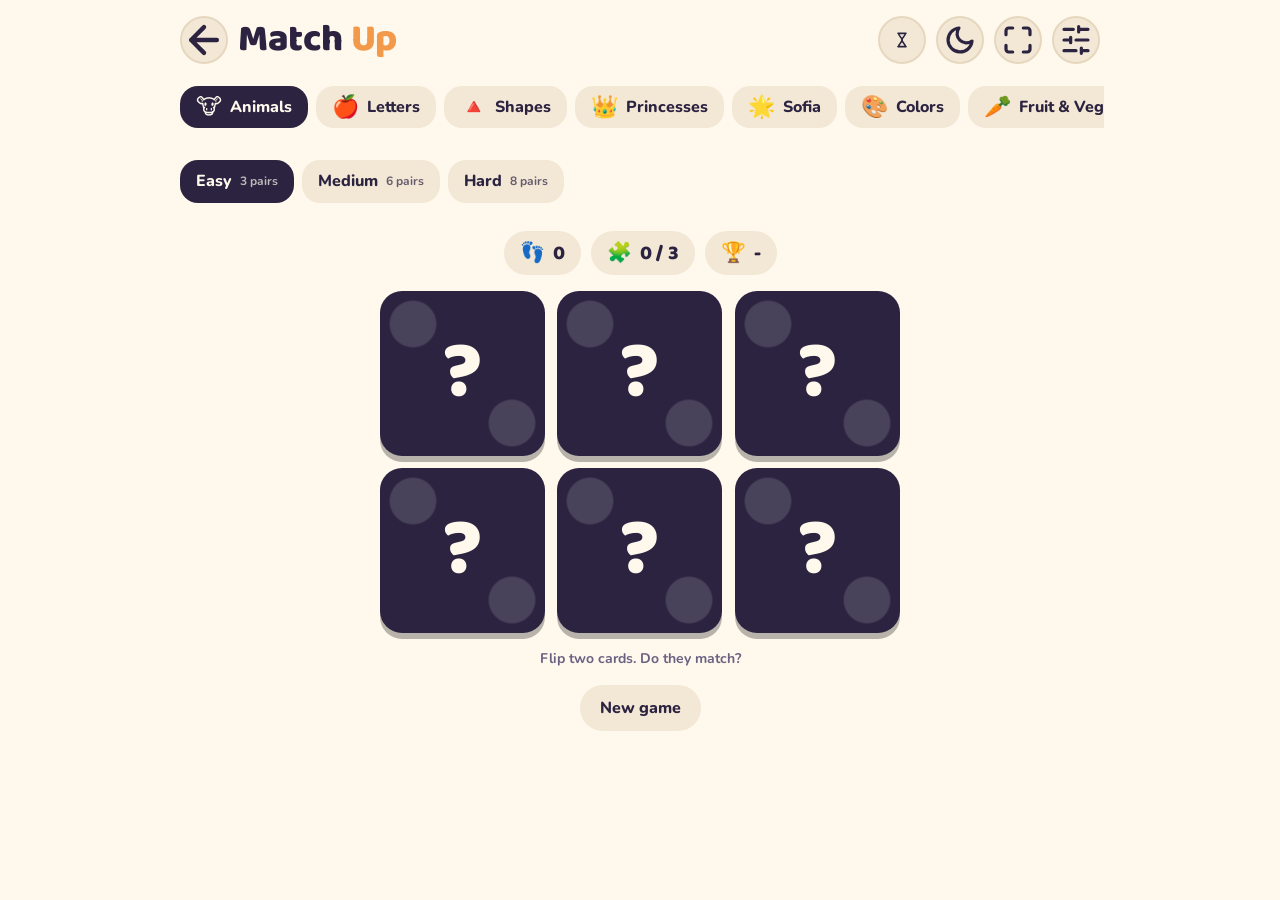
<file: memory.html>
<!doctype html>
<html lang="en">
<head>
<meta charset="utf-8">
<meta name="viewport" content="width=device-width, initial-scale=1, viewport-fit=cover">
<meta name="theme-color" content="#FFF8EC">
<script src="js/theme.js"></script>
<link rel="icon" href="icon.svg" type="image/svg+xml">
<link rel="apple-touch-icon" href="apple-touch-icon.png">
<link rel="manifest" href="manifest.webmanifest">
<title>Match Up</title>
<link rel="preconnect" href="https://fonts.googleapis.com">
<link rel="preconnect" href="https://fonts.gstatic.com" crossorigin>
<link rel="stylesheet" href="https://fonts.googleapis.com/css2?family=Baloo+2:wght@600;800&family=Nunito:wght@500;700;800&display=swap">
<link rel="stylesheet" href="css/base.css">
<link rel="stylesheet" href="css/memory.css">
</head>
<body>
<div class="wrap">
  <header class="bar">
    <a class="icon-btn" href="index.html" aria-label="Back to games"><svg viewBox="0 0 24 24" fill="none" stroke="currentColor" stroke-width="2.4" stroke-linecap="round" stroke-linejoin="round" aria-hidden="true"><path d="m12 19-7-7 7-7M19 12H5"/></svg></a>
    <h1>Match <span>Up</span></h1>
    <button class="icon-btn" data-theme-toggle aria-label="Switch to dark mode"><svg class="i-moon" viewBox="0 0 24 24" fill="none" stroke="currentColor" stroke-width="2.4" stroke-linecap="round" stroke-linejoin="round" aria-hidden="true"><path d="M21 12.8A9 9 0 1 1 11.2 3a7 7 0 0 0 9.8 9.8z"/></svg><svg class="i-sun" viewBox="0 0 24 24" fill="none" stroke="currentColor" stroke-width="2.4" stroke-linecap="round" stroke-linejoin="round" aria-hidden="true"><circle cx="12" cy="12" r="4"/><path d="M12 2v2M12 20v2M4.9 4.9l1.4 1.4M17.7 17.7l1.4 1.4M2 12h2M20 12h2M4.9 19.1l1.4-1.4M17.7 6.3l1.4-1.4"/></svg></button>
    <button class="icon-btn" id="fsBtn" aria-label="Full screen"><svg viewBox="0 0 24 24" fill="none" stroke="currentColor" stroke-width="2.4" stroke-linecap="round" stroke-linejoin="round" aria-hidden="true"><path d="M8 3H5a2 2 0 0 0-2 2v3M21 8V5a2 2 0 0 0-2-2h-3M3 16v3a2 2 0 0 0 2 2h3M16 21h3a2 2 0 0 0 2-2v-3"/></svg></button>
    <button class="icon-btn" id="setBtn" aria-label="Grown-up settings"><svg viewBox="0 0 24 24" fill="none" stroke="currentColor" stroke-width="2.4" stroke-linecap="round" stroke-linejoin="round" aria-hidden="true"><path d="M21 4h-7M10 4H3M21 12h-9M8 12H3M21 20h-5M12 20H3M14 2v4M8 10v4M16 18v4"/></svg></button>
  </header>

  <nav class="chips" aria-label="Pictures">
    <button class="chip" data-theme-pick="animals" aria-pressed="true"><span class="e" aria-hidden="true">🐮</span>Animals</button>
    <button class="chip" data-theme-pick="letters" aria-pressed="false"><span class="e" aria-hidden="true">🍎</span>Letters</button>
    <button class="chip" data-theme-pick="shapes" aria-pressed="false"><span class="e" aria-hidden="true">🔺</span>Shapes</button>
    <button class="chip" data-theme-pick="princesses" aria-pressed="false"><span class="e" aria-hidden="true">👑</span>Princesses</button>
    <button class="chip" data-theme-pick="sofia" aria-pressed="false"><span class="e" aria-hidden="true">🌟</span>Sofia</button>
    <button class="chip" data-theme-pick="colors" aria-pressed="false"><span class="e" aria-hidden="true">🎨</span>Colors</button>
    <button class="chip" data-theme-pick="produce" aria-pressed="false"><span class="e" aria-hidden="true">🥕</span>Fruit & Veg</button>
  </nav>
  <nav class="chips" aria-label="Level">
    <button class="chip" data-level-pick="easy" aria-pressed="true">Easy <small>3 pairs</small></button>
    <button class="chip" data-level-pick="medium" aria-pressed="false">Medium <small>6 pairs</small></button>
    <button class="chip" data-level-pick="hard" aria-pressed="false">Hard <small>8 pairs</small></button>
  </nav>

  <section class="play" aria-label="Memory game">
    <div class="score">
      <span class="stat-pill" aria-label="Moves"><span aria-hidden="true">👣</span><span id="moves">0</span></span>
      <span class="stat-pill" aria-label="Pairs found"><span aria-hidden="true">🧩</span><span id="pairs">0 / 3</span></span>
      <span class="stat-pill" aria-label="Best score"><span aria-hidden="true">🏆</span><span id="best">-</span></span>
    </div>
    <div class="board" id="board"></div>
    <p class="hint" id="hint">Flip two cards. Do they match?</p>
    <div class="result" id="result" hidden>
      <p class="result-text" id="resultText"></p>
      <button class="btn" id="againBtn">Play again</button>
    </div>
    <button class="btn quiet" id="newBtn">New game</button>
  </section>
</div>

<dialog class="sheet" id="settings" aria-labelledby="setTitle">
  <div class="sheet-in">
    <h2 id="setTitle">Grown-ups</h2>
    <p class="note">Saved on this device for every game.</p>
    <label class="opt">Say names out loud <input type="checkbox" id="optVoice" data-setting="voice"></label>
    <label class="opt">Play sounds <input type="checkbox" id="optSfx" data-setting="sfx"></label>
    <div class="opt">Look
      <div class="seg" role="radiogroup" aria-label="Look">
        <label><input type="radio" name="theme" value="system" data-setting="theme"><span>Auto</span></label>
        <label><input type="radio" name="theme" value="light" data-setting="theme"><span>Light</span></label>
        <label><input type="radio" name="theme" value="dark" data-setting="theme"><span>Dark</span></label>
      </div>
    </div>
    <div class="sheet-actions">
      <button class="btn quiet" id="resetBtn">Clear best scores</button>
      <button class="btn" data-close>Done</button>
    </div>
  </div>
</dialog>

<script src="js/core.js"></script>
<script src="js/timer.js"></script>
<script src="js/audio.js"></script>
<script src="js/data.js"></script>
<script src="js/memory.js"></script>
</body>
</html>
</file>
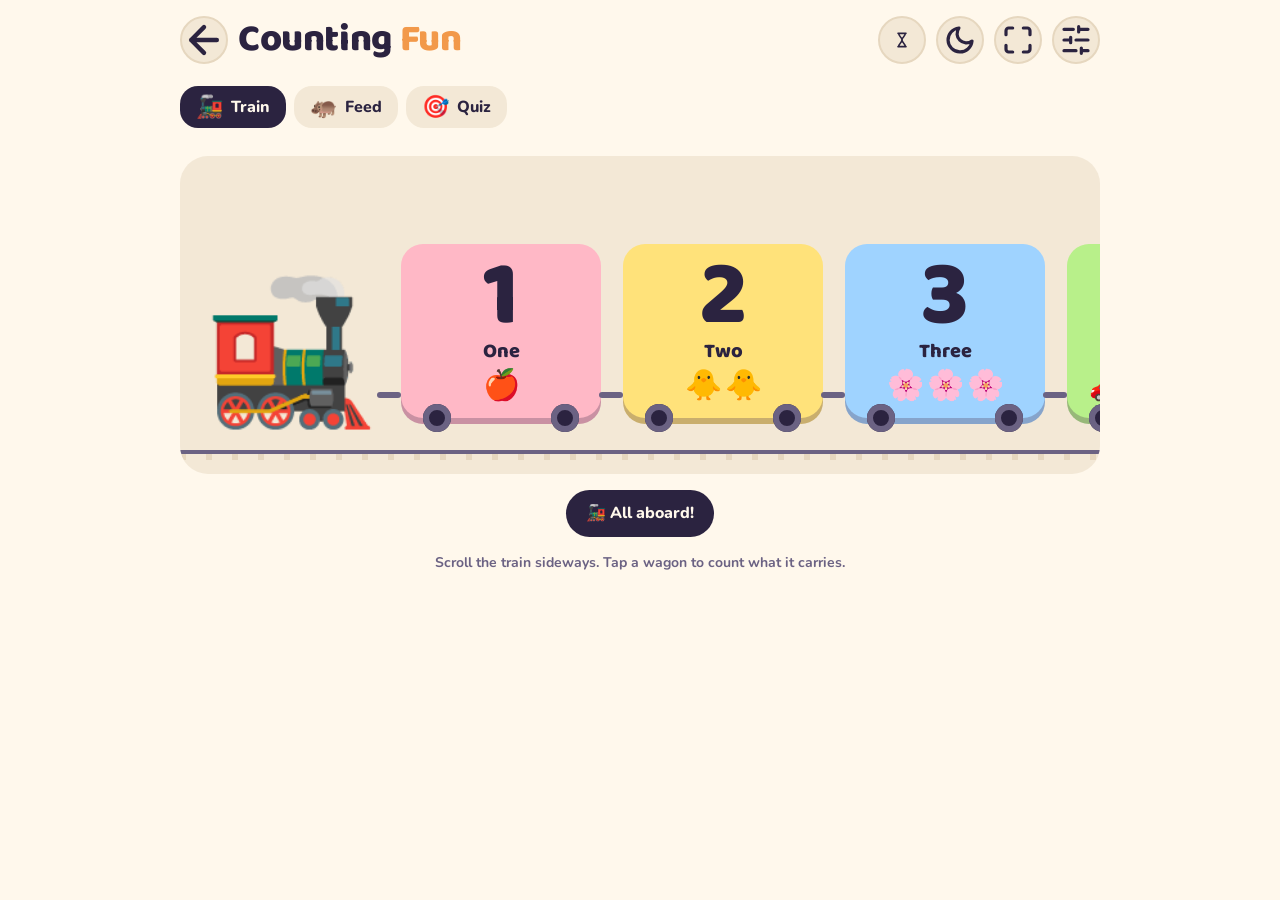
<file: numbers.html>
<!doctype html>
<html lang="en">
<head>
<meta charset="utf-8">
<meta name="viewport" content="width=device-width, initial-scale=1, viewport-fit=cover">
<meta name="theme-color" content="#FFF8EC">
<script src="js/theme.js"></script>
<link rel="icon" href="icon.svg" type="image/svg+xml">
<link rel="apple-touch-icon" href="apple-touch-icon.png">
<link rel="manifest" href="manifest.webmanifest">
<title>Counting Fun</title>
<link rel="preconnect" href="https://fonts.googleapis.com">
<link rel="preconnect" href="https://fonts.gstatic.com" crossorigin>
<link rel="stylesheet" href="https://fonts.googleapis.com/css2?family=Baloo+2:wght@600;800&family=Nunito:wght@500;700;800&display=swap">
<link rel="stylesheet" href="css/base.css">
<link rel="stylesheet" href="css/quiz.css">
<link rel="stylesheet" href="css/colors.css">
<link rel="stylesheet" href="css/train.css">
</head>
<body data-topic="numbers">
<div class="wrap">
  <header class="bar">
    <a class="icon-btn" href="index.html" aria-label="Back to games"><svg viewBox="0 0 24 24" fill="none" stroke="currentColor" stroke-width="2.4" stroke-linecap="round" stroke-linejoin="round" aria-hidden="true"><path d="m12 19-7-7 7-7M19 12H5"/></svg></a>
    <h1>Counting <span>Fun</span></h1>
    <button class="icon-btn" data-theme-toggle aria-label="Switch to dark mode"><svg class="i-moon" viewBox="0 0 24 24" fill="none" stroke="currentColor" stroke-width="2.4" stroke-linecap="round" stroke-linejoin="round" aria-hidden="true"><path d="M21 12.8A9 9 0 1 1 11.2 3a7 7 0 0 0 9.8 9.8z"/></svg><svg class="i-sun" viewBox="0 0 24 24" fill="none" stroke="currentColor" stroke-width="2.4" stroke-linecap="round" stroke-linejoin="round" aria-hidden="true"><circle cx="12" cy="12" r="4"/><path d="M12 2v2M12 20v2M4.9 4.9l1.4 1.4M17.7 17.7l1.4 1.4M2 12h2M20 12h2M4.9 19.1l1.4-1.4M17.7 6.3l1.4-1.4"/></svg></button>
    <button class="icon-btn" id="fsBtn" aria-label="Full screen"><svg viewBox="0 0 24 24" fill="none" stroke="currentColor" stroke-width="2.4" stroke-linecap="round" stroke-linejoin="round" aria-hidden="true"><path d="M8 3H5a2 2 0 0 0-2 2v3M21 8V5a2 2 0 0 0-2-2h-3M3 16v3a2 2 0 0 0 2 2h3M16 21h3a2 2 0 0 0 2-2v-3"/></svg></button>
    <button class="icon-btn" id="setBtn" aria-label="Grown-up settings"><svg viewBox="0 0 24 24" fill="none" stroke="currentColor" stroke-width="2.4" stroke-linecap="round" stroke-linejoin="round" aria-hidden="true"><path d="M21 4h-7M10 4H3M21 12h-9M8 12H3M21 20h-5M12 20H3M14 2v4M8 10v4M16 18v4"/></svg></button>
  </header>

  <nav class="chips" aria-label="Ways to play">
    <button class="chip" data-mode="learn" aria-pressed="true"><span class="e" aria-hidden="true">🚂</span>Train</button>
    <button class="chip" data-mode="game" aria-pressed="false"><span class="e" aria-hidden="true">🦛</span>Feed</button>
    <button class="chip" data-mode="quiz" aria-pressed="false"><span class="e" aria-hidden="true">🎯</span>Quiz</button>
  </nav>

  <div id="mode-learn">
    <section class="train-scene" aria-label="Number train">
      <div class="train" id="train"></div>
      <button class="btn" id="rideBtn">🚂 All aboard!</button>
      <p class="hint">Scroll the train sideways. Tap a wagon to count what it carries.</p>
    </section>
  </div>

  <div id="mode-game" hidden>
    <section class="feed" aria-label="Feed the hippo">
      <div class="hud"><span class="stat-pill" aria-label="Stars"><span aria-hidden="true">⭐</span><span id="fstars">0</span></span></div>
      <div class="hippo-wrap">
        <div class="ask"><span class="askn" id="askNum">4</span><span id="askTxt">Four cookies please!</span></div>
        <div class="hippo" id="hippo" aria-hidden="true">🦛</div>
        <div class="eaten" id="eaten" aria-hidden="true"></div>
      </div>
      <div class="plate" id="plate"></div>
      <p class="msg" id="fmsg" aria-live="polite"></p>
    </section>
  </div>

<div id="mode-quiz" hidden>
    <section class="quiz" aria-label="Game">
      <div class="score">
        <span class="stat-pill" aria-label="Stars"><span aria-hidden="true">⭐</span><span id="stars">0</span></span>
        <span class="stat-pill" aria-label="In a row"><span aria-hidden="true">🔥</span><span id="streak">0</span></span>
      </div>
      <button class="prompt chunky" id="prompt"></button>
      <div class="choices" id="choices"></div>
      <p class="msg" id="msg" aria-live="polite"></p>
    </section>
  </div>

</div>

<dialog class="sheet" id="settings" aria-labelledby="setTitle">
  <div class="sheet-in">
    <h2 id="setTitle">Grown-ups</h2>
    <p class="note">Saved on this device for every game.</p>
        <label class="opt">Say names out loud <input type="checkbox" id="optVoice" data-setting="voice"></label>
        <label class="opt">Play sounds <input type="checkbox" id="optSfx" data-setting="sfx"></label>
    <div class="opt">Answers to pick from
      <div class="seg" role="radiogroup" aria-label="Answers to pick from">
        <label><input type="radio" name="choices" value="3" data-setting="choices"><span>3</span></label>
        <label><input type="radio" name="choices" value="4" data-setting="choices"><span>4</span></label>
      </div>
    </div>
    <div class="opt">Look
      <div class="seg" role="radiogroup" aria-label="Look">
        <label><input type="radio" name="theme" value="system" data-setting="theme"><span>Auto</span></label>
        <label><input type="radio" name="theme" value="light" data-setting="theme"><span>Light</span></label>
        <label><input type="radio" name="theme" value="dark" data-setting="theme"><span>Dark</span></label>
      </div>
    </div>
    <div class="sheet-actions">
      <button class="btn quiet" id="resetBtn">Clear stars and stickers</button>
      <button class="btn" data-close>Done</button>
    </div>
  </div>
</dialog>

<script src="js/core.js"></script>
<script src="js/timer.js"></script>
<script src="js/audio.js"></script>
<script src="js/data.js"></script>
<script src="js/train.js"></script>
<script src="js/topic.js"></script>
</body>
</html>
</file>
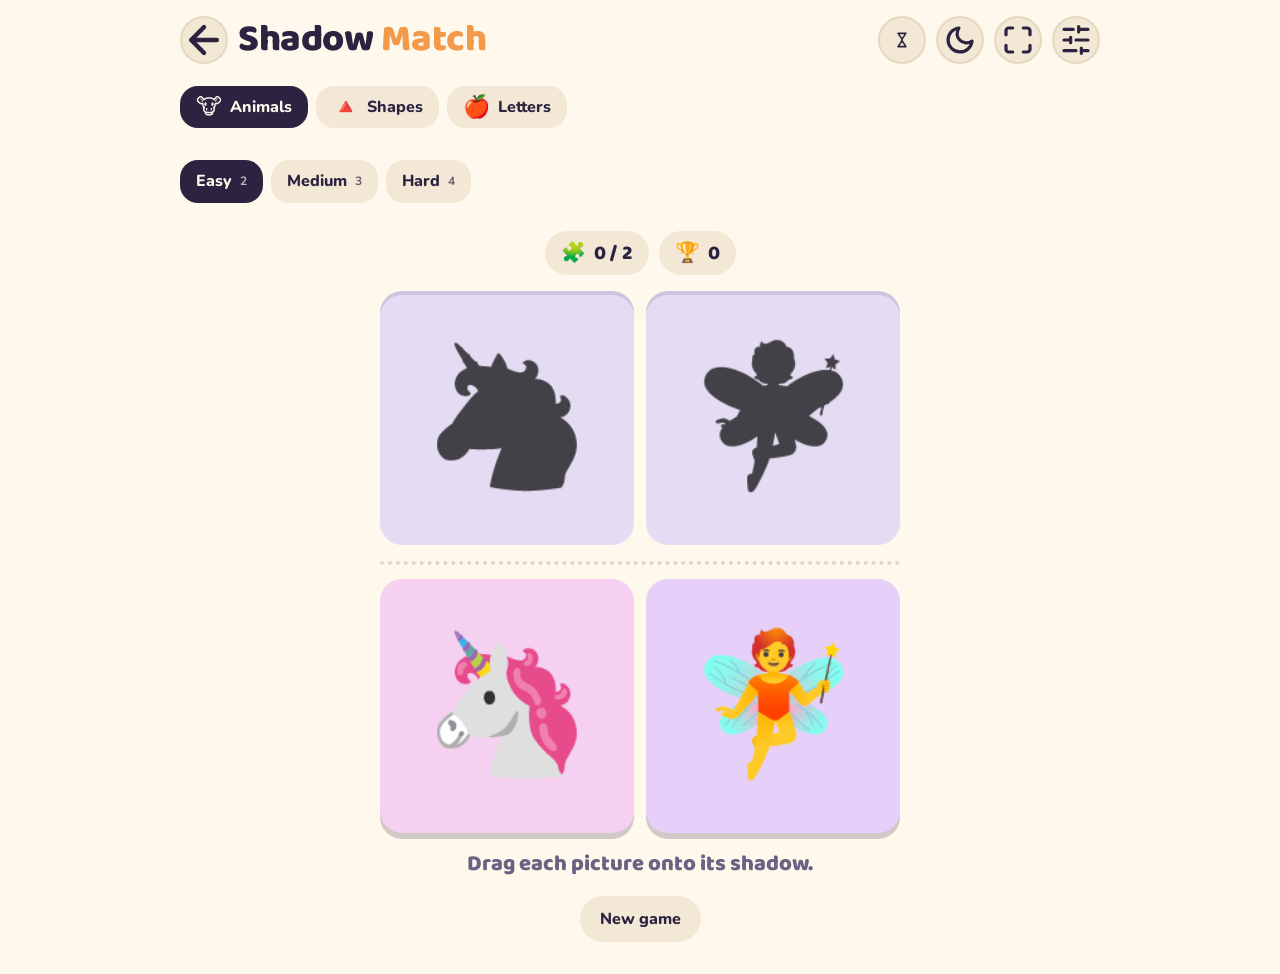
<file: shadow.html>
<!doctype html>
<html lang="en">
<head>
<meta charset="utf-8">
<meta name="viewport" content="width=device-width, initial-scale=1, viewport-fit=cover">
<meta name="theme-color" content="#FFF8EC">
<script src="js/theme.js"></script>
<link rel="icon" href="icon.svg" type="image/svg+xml">
<link rel="apple-touch-icon" href="apple-touch-icon.png">
<link rel="manifest" href="manifest.webmanifest">
<title>Shadow Match</title>
<link rel="preconnect" href="https://fonts.googleapis.com">
<link rel="preconnect" href="https://fonts.gstatic.com" crossorigin>
<link rel="stylesheet" href="https://fonts.googleapis.com/css2?family=Baloo+2:wght@600;800&family=Nunito:wght@500;700;800&display=swap">
<link rel="stylesheet" href="css/base.css">
<link rel="stylesheet" href="css/shadow.css">
</head>
<body>
<div class="wrap">
  <header class="bar">
    <a class="icon-btn" href="index.html" aria-label="Back to games"><svg viewBox="0 0 24 24" fill="none" stroke="currentColor" stroke-width="2.4" stroke-linecap="round" stroke-linejoin="round" aria-hidden="true"><path d="m12 19-7-7 7-7M19 12H5"/></svg></a>
    <h1>Shadow <span>Match</span></h1>
    <button class="icon-btn" data-theme-toggle aria-label="Switch to dark mode"><svg class="i-moon" viewBox="0 0 24 24" fill="none" stroke="currentColor" stroke-width="2.4" stroke-linecap="round" stroke-linejoin="round" aria-hidden="true"><path d="M21 12.8A9 9 0 1 1 11.2 3a7 7 0 0 0 9.8 9.8z"/></svg><svg class="i-sun" viewBox="0 0 24 24" fill="none" stroke="currentColor" stroke-width="2.4" stroke-linecap="round" stroke-linejoin="round" aria-hidden="true"><circle cx="12" cy="12" r="4"/><path d="M12 2v2M12 20v2M4.9 4.9l1.4 1.4M17.7 17.7l1.4 1.4M2 12h2M20 12h2M4.9 19.1l1.4-1.4M17.7 6.3l1.4-1.4"/></svg></button>
    <button class="icon-btn" id="fsBtn" aria-label="Full screen"><svg viewBox="0 0 24 24" fill="none" stroke="currentColor" stroke-width="2.4" stroke-linecap="round" stroke-linejoin="round" aria-hidden="true"><path d="M8 3H5a2 2 0 0 0-2 2v3M21 8V5a2 2 0 0 0-2-2h-3M3 16v3a2 2 0 0 0 2 2h3M16 21h3a2 2 0 0 0 2-2v-3"/></svg></button>
    <button class="icon-btn" id="setBtn" aria-label="Grown-up settings"><svg viewBox="0 0 24 24" fill="none" stroke="currentColor" stroke-width="2.4" stroke-linecap="round" stroke-linejoin="round" aria-hidden="true"><path d="M21 4h-7M10 4H3M21 12h-9M8 12H3M21 20h-5M12 20H3M14 2v4M8 10v4M16 18v4"/></svg></button>
  </header>

  <nav class="chips" aria-label="Pictures">
    <button class="chip" data-theme-pick="animals" aria-pressed="true"><span class="e" aria-hidden="true">🐮</span>Animals</button>
    <button class="chip" data-theme-pick="shapes" aria-pressed="false"><span class="e" aria-hidden="true">🔺</span>Shapes</button>
    <button class="chip" data-theme-pick="letters" aria-pressed="false"><span class="e" aria-hidden="true">🍎</span>Letters</button>
  </nav>
  <nav class="chips" aria-label="Level">
    <button class="chip" data-level-pick="easy" aria-pressed="true">Easy <small>2</small></button>
    <button class="chip" data-level-pick="medium" aria-pressed="false">Medium <small>3</small></button>
    <button class="chip" data-level-pick="hard" aria-pressed="false">Hard <small>4</small></button>
  </nav>

  <section class="play" aria-label="Shadow match game">
    <div class="score">
      <span class="stat-pill" aria-label="Matched"><span aria-hidden="true">🧩</span><span id="found">0 / 2</span></span>
      <span class="stat-pill" aria-label="Games won"><span aria-hidden="true">🏆</span><span id="wins">0</span></span>
    </div>
    <div class="tray shadows" id="shadows" aria-label="Shadows"></div>
    <div class="tray pieces" id="pieces" aria-label="Pictures"></div>
    <p class="hint" id="hint"></p>
    <div class="result" id="result" hidden>
      <p class="result-text" id="resultText"></p>
      <button class="btn" id="againBtn">Play again</button>
    </div>
    <button class="btn quiet" id="newBtn">New game</button>
  </section>
</div>

<dialog class="sheet" id="settings" aria-labelledby="setTitle">
  <div class="sheet-in">
    <h2 id="setTitle">Grown-ups</h2>
    <p class="note">Saved on this device for every game.</p>
    <label class="opt">Say names out loud <input type="checkbox" id="optVoice" data-setting="voice"></label>
    <label class="opt">Play sounds <input type="checkbox" id="optSfx" data-setting="sfx"></label>
    <div class="opt">Look
      <div class="seg" role="radiogroup" aria-label="Look">
        <label><input type="radio" name="theme" value="system" data-setting="theme"><span>Auto</span></label>
        <label><input type="radio" name="theme" value="light" data-setting="theme"><span>Light</span></label>
        <label><input type="radio" name="theme" value="dark" data-setting="theme"><span>Dark</span></label>
      </div>
    </div>
    <div class="sheet-actions">
      <button class="btn quiet" id="resetBtn">Clear matches won</button>
      <button class="btn" data-close>Done</button>
    </div>
  </div>
</dialog>

<script src="js/core.js"></script>
<script src="js/timer.js"></script>
<script src="js/audio.js"></script>
<script src="js/data.js"></script>
<script src="js/shadow.js"></script>
</body>
</html>
</file>
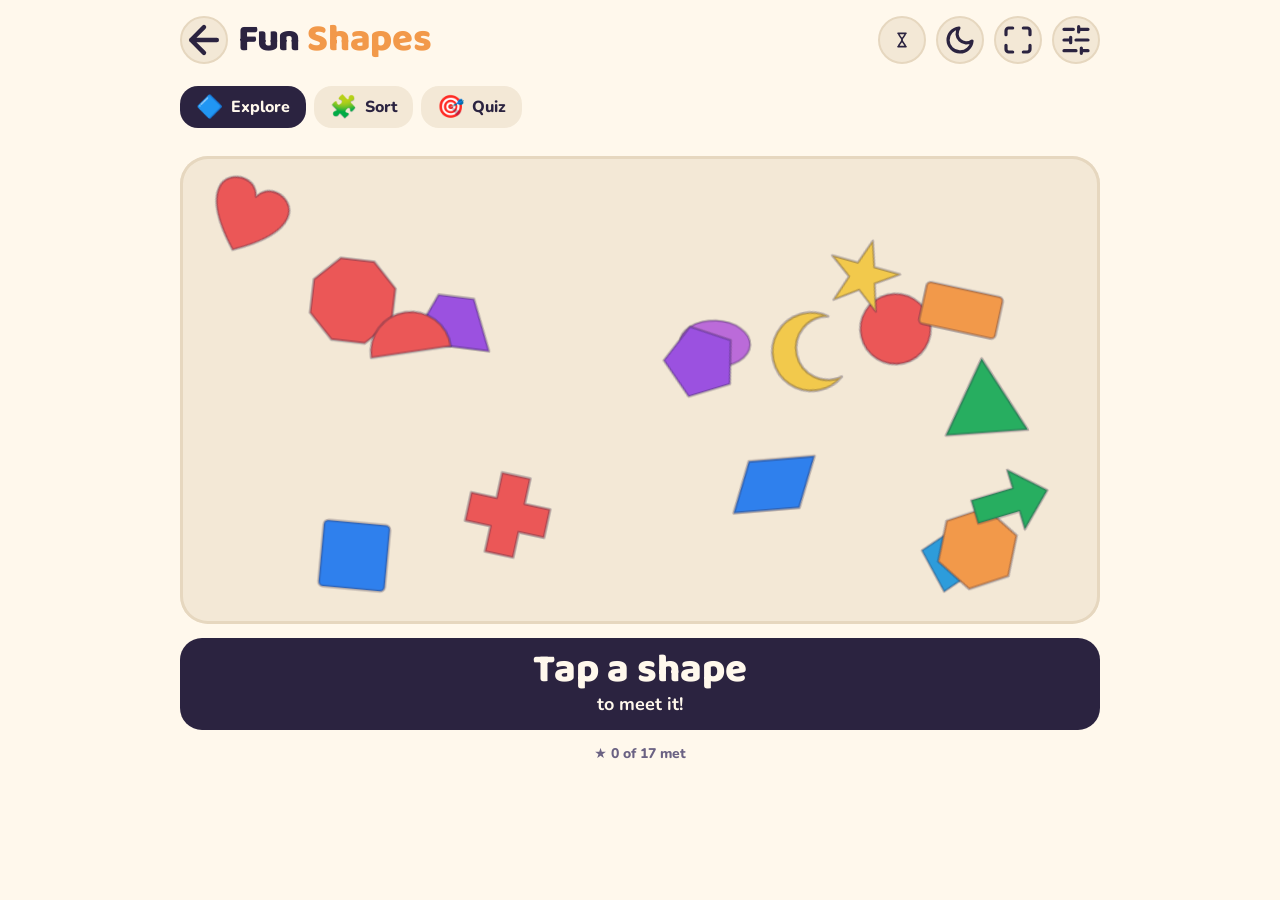
<file: shapes.html>
<!doctype html>
<html lang="en">
<head>
<meta charset="utf-8">
<meta name="viewport" content="width=device-width, initial-scale=1, viewport-fit=cover">
<meta name="theme-color" content="#FFF8EC">
<script src="js/theme.js"></script>
<link rel="icon" href="icon.svg" type="image/svg+xml">
<link rel="apple-touch-icon" href="apple-touch-icon.png">
<link rel="manifest" href="manifest.webmanifest">
<title>Fun Shapes</title>
<link rel="preconnect" href="https://fonts.googleapis.com">
<link rel="preconnect" href="https://fonts.gstatic.com" crossorigin>
<link rel="stylesheet" href="https://fonts.googleapis.com/css2?family=Baloo+2:wght@600;800&family=Nunito:wght@500;700;800&display=swap">
<link rel="stylesheet" href="css/base.css">
<link rel="stylesheet" href="css/quiz.css">
<link rel="stylesheet" href="css/shapes.css">
<link rel="stylesheet" href="css/sorter.css">
</head>
<body>
<div class="wrap">
  <header class="bar">
    <a class="icon-btn" href="index.html" aria-label="Back to games"><svg viewBox="0 0 24 24" fill="none" stroke="currentColor" stroke-width="2.4" stroke-linecap="round" stroke-linejoin="round" aria-hidden="true"><path d="m12 19-7-7 7-7M19 12H5"/></svg></a>
    <h1>Fun <span>Shapes</span></h1>
    <button class="icon-btn" data-theme-toggle aria-label="Switch to dark mode"><svg class="i-moon" viewBox="0 0 24 24" fill="none" stroke="currentColor" stroke-width="2.4" stroke-linecap="round" stroke-linejoin="round" aria-hidden="true"><path d="M21 12.8A9 9 0 1 1 11.2 3a7 7 0 0 0 9.8 9.8z"/></svg><svg class="i-sun" viewBox="0 0 24 24" fill="none" stroke="currentColor" stroke-width="2.4" stroke-linecap="round" stroke-linejoin="round" aria-hidden="true"><circle cx="12" cy="12" r="4"/><path d="M12 2v2M12 20v2M4.9 4.9l1.4 1.4M17.7 17.7l1.4 1.4M2 12h2M20 12h2M4.9 19.1l1.4-1.4M17.7 6.3l1.4-1.4"/></svg></button>
    <button class="icon-btn" id="fsBtn" aria-label="Full screen"><svg viewBox="0 0 24 24" fill="none" stroke="currentColor" stroke-width="2.4" stroke-linecap="round" stroke-linejoin="round" aria-hidden="true"><path d="M8 3H5a2 2 0 0 0-2 2v3M21 8V5a2 2 0 0 0-2-2h-3M3 16v3a2 2 0 0 0 2 2h3M16 21h3a2 2 0 0 0 2-2v-3"/></svg></button>
    <button class="icon-btn" id="setBtn" aria-label="Grown-up settings"><svg viewBox="0 0 24 24" fill="none" stroke="currentColor" stroke-width="2.4" stroke-linecap="round" stroke-linejoin="round" aria-hidden="true"><path d="M21 4h-7M10 4H3M21 12h-9M8 12H3M21 20h-5M12 20H3M14 2v4M8 10v4M16 18v4"/></svg></button>
  </header>

  <nav class="chips" aria-label="Ways to play">
    <button class="chip" data-mode="learn" aria-pressed="true"><span class="e" aria-hidden="true">🔷</span>Explore</button>
    <button class="chip" data-mode="game" aria-pressed="false"><span class="e" aria-hidden="true">🧩</span>Sort</button>
    <button class="chip" data-mode="quiz" aria-pressed="false"><span class="e" aria-hidden="true">🎯</span>Quiz</button>
  </nav>

  <div id="mode-learn">
    <section class="playground" aria-label="Shape playground">
      <div class="arena" id="arena"></div>
      <div class="meetbar" aria-live="polite"><b id="meetName">Tap a shape</b><span id="meetFact">to meet it!</span></div>
      <span class="met" id="met" style="text-align:center"></span>
    </section>
  </div>

  <div id="mode-game" hidden>
    <section class="sorter" aria-label="Shape sorter">
      <div class="hud" style="width:100%">
        <h2>Shape sorter</h2>
        <span class="stat-pill" aria-label="Stars"><span aria-hidden="true">⭐</span><span id="sstars">0</span></span>
      </div>
      <div class="holes" id="holes" aria-label="Holes"></div>
      <div class="tray" id="tray" aria-label="Shapes to sort"></div>
      <p class="msg" id="smsg" aria-live="polite"></p>
    </section>
  </div>

<div id="mode-quiz" hidden>
    <section class="quiz" aria-label="Shape game">
      <div class="score">
        <span class="stat-pill" aria-label="Stars"><span aria-hidden="true">⭐</span><span id="stars">0</span></span>
        <span class="stat-pill" aria-label="In a row"><span aria-hidden="true">🔥</span><span id="streak">0</span></span>
      </div>
      <button class="prompt chunky" id="prompt"></button>
      <div class="choices" id="choices"></div>
      <p class="msg" id="msg" aria-live="polite"></p>
    </section>
  </div>

</div>

<dialog class="sheet" id="settings" aria-labelledby="setTitle">
  <div class="sheet-in">
    <h2 id="setTitle">Grown-ups</h2>
    <p class="note">Saved on this device for every game.</p>
        <label class="opt">Say names out loud <input type="checkbox" id="optVoice" data-setting="voice"></label>
        <label class="opt">Play sounds <input type="checkbox" id="optSfx" data-setting="sfx"></label>
    <div class="opt">Answers to pick from
      <div class="seg" role="radiogroup" aria-label="Answers to pick from">
        <label><input type="radio" name="choices" value="3" data-setting="choices"><span>3</span></label>
        <label><input type="radio" name="choices" value="4" data-setting="choices"><span>4</span></label>
      </div>
    </div>
    <div class="opt">Look
      <div class="seg" role="radiogroup" aria-label="Look">
        <label><input type="radio" name="theme" value="system" data-setting="theme"><span>Auto</span></label>
        <label><input type="radio" name="theme" value="light" data-setting="theme"><span>Light</span></label>
        <label><input type="radio" name="theme" value="dark" data-setting="theme"><span>Dark</span></label>
      </div>
    </div>
    <div class="sheet-actions">
      <button class="btn quiet" id="resetBtn">Clear stars and stickers</button>
      <button class="btn" data-close>Done</button>
    </div>
  </div>
</dialog>

<script src="js/core.js"></script>
<script src="js/timer.js"></script>
<script src="js/audio.js"></script>
<script src="js/data.js"></script>
<script src="js/sorter.js"></script>
<script src="js/shapes.js"></script>
</body>
</html>
</file>
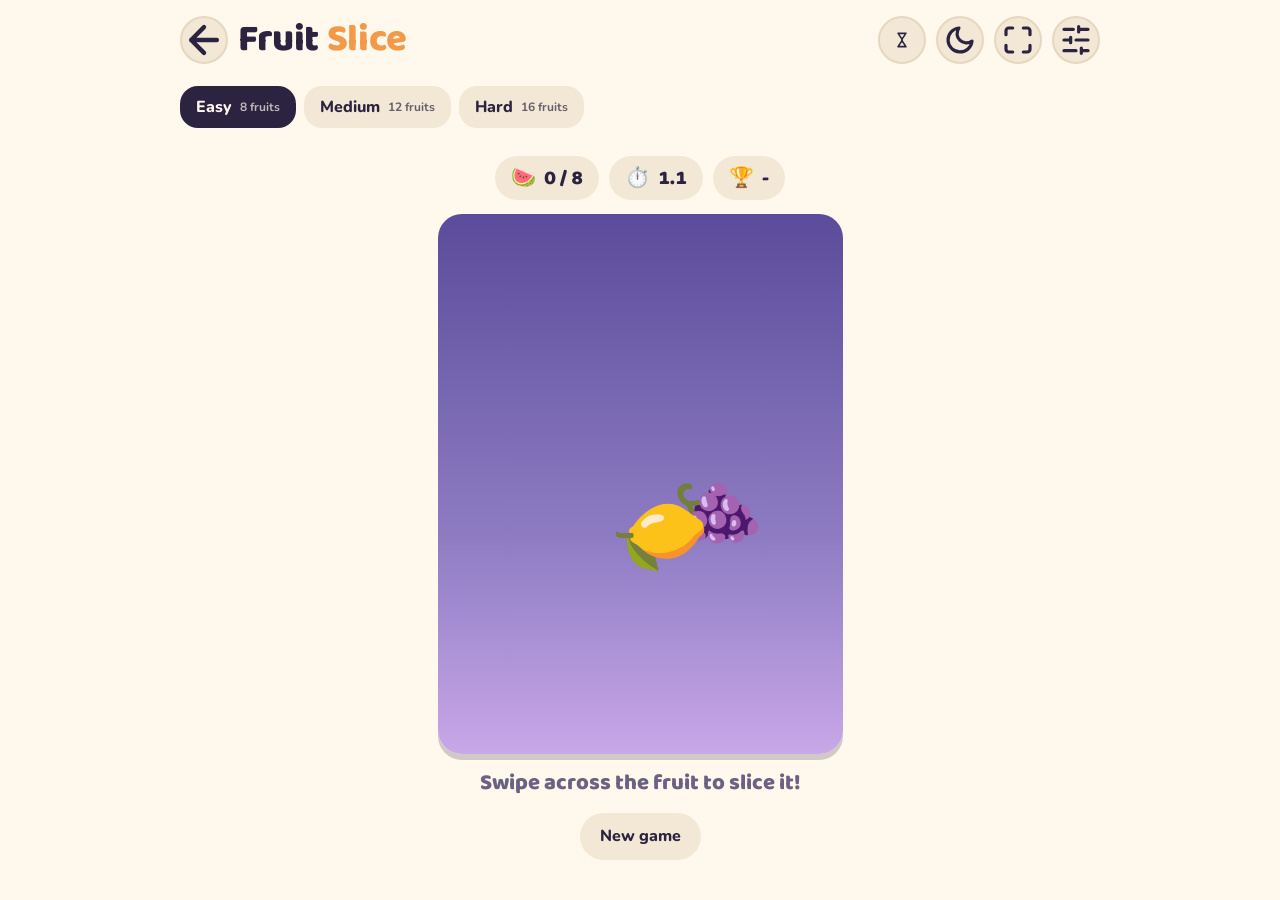
<file: slice.html>
<!doctype html>
<html lang="en">
<head>
<meta charset="utf-8">
<meta name="viewport" content="width=device-width, initial-scale=1, viewport-fit=cover">
<meta name="theme-color" content="#FFF8EC">
<script src="js/theme.js"></script>
<link rel="icon" href="icon.svg" type="image/svg+xml">
<link rel="apple-touch-icon" href="apple-touch-icon.png">
<link rel="manifest" href="manifest.webmanifest">
<title>Fruit Slice</title>
<link rel="preconnect" href="https://fonts.googleapis.com">
<link rel="preconnect" href="https://fonts.gstatic.com" crossorigin>
<link rel="stylesheet" href="https://fonts.googleapis.com/css2?family=Baloo+2:wght@600;800&family=Nunito:wght@500;700;800&display=swap">
<link rel="stylesheet" href="css/base.css">
<link rel="stylesheet" href="css/slice.css">
</head>
<body>
<div class="wrap">
  <header class="bar">
    <a class="icon-btn" href="index.html" aria-label="Back to games"><svg viewBox="0 0 24 24" fill="none" stroke="currentColor" stroke-width="2.4" stroke-linecap="round" stroke-linejoin="round" aria-hidden="true"><path d="m12 19-7-7 7-7M19 12H5"/></svg></a>
    <h1>Fruit <span>Slice</span></h1>
    <button class="icon-btn" data-theme-toggle aria-label="Switch to dark mode"><svg class="i-moon" viewBox="0 0 24 24" fill="none" stroke="currentColor" stroke-width="2.4" stroke-linecap="round" stroke-linejoin="round" aria-hidden="true"><path d="M21 12.8A9 9 0 1 1 11.2 3a7 7 0 0 0 9.8 9.8z"/></svg><svg class="i-sun" viewBox="0 0 24 24" fill="none" stroke="currentColor" stroke-width="2.4" stroke-linecap="round" stroke-linejoin="round" aria-hidden="true"><circle cx="12" cy="12" r="4"/><path d="M12 2v2M12 20v2M4.9 4.9l1.4 1.4M17.7 17.7l1.4 1.4M2 12h2M20 12h2M4.9 19.1l1.4-1.4M17.7 6.3l1.4-1.4"/></svg></button>
    <button class="icon-btn" id="fsBtn" aria-label="Full screen"><svg viewBox="0 0 24 24" fill="none" stroke="currentColor" stroke-width="2.4" stroke-linecap="round" stroke-linejoin="round" aria-hidden="true"><path d="M8 3H5a2 2 0 0 0-2 2v3M21 8V5a2 2 0 0 0-2-2h-3M3 16v3a2 2 0 0 0 2 2h3M16 21h3a2 2 0 0 0 2-2v-3"/></svg></button>
    <button class="icon-btn" id="setBtn" aria-label="Grown-up settings"><svg viewBox="0 0 24 24" fill="none" stroke="currentColor" stroke-width="2.4" stroke-linecap="round" stroke-linejoin="round" aria-hidden="true"><path d="M21 4h-7M10 4H3M21 12h-9M8 12H3M21 20h-5M12 20H3M14 2v4M8 10v4M16 18v4"/></svg></button>
  </header>

  <nav class="chips" aria-label="Level">
    <button class="chip" data-level-pick="easy" aria-pressed="true">Easy <small>8 fruits</small></button>
    <button class="chip" data-level-pick="medium" aria-pressed="false">Medium <small>12 fruits</small></button>
    <button class="chip" data-level-pick="hard" aria-pressed="false">Hard <small>16 fruits</small></button>
  </nav>

  <section class="play" aria-label="Fruit slicing game">
    <div class="score">
      <span class="stat-pill" aria-label="Fruits sliced"><span aria-hidden="true">🍉</span><span id="count">0 / 8</span></span>
      <span class="stat-pill" aria-label="Time"><span aria-hidden="true">⏱️</span><span id="time">0.0</span></span>
      <span class="stat-pill" aria-label="Best time"><span aria-hidden="true">🏆</span><span id="best">-</span></span>
    </div>
    <div class="field"><canvas id="field" aria-label="Fruit flying up. Swipe across a fruit to slice it."></canvas></div>
    <p class="hint" id="hint">Swipe across the fruit to slice it!</p>
    <div class="result" id="result" hidden>
      <p class="result-text" id="resultText"></p>
      <button class="btn" id="againBtn">Play again</button>
    </div>
    <button class="btn quiet" id="newBtn">New game</button>
  </section>
</div>

<dialog class="sheet" id="settings" aria-labelledby="setTitle">
  <div class="sheet-in">
    <h2 id="setTitle">Grown-ups</h2>
    <p class="note">Saved on this device for every game.</p>
    <label class="opt">Say names out loud <input type="checkbox" id="optVoice" data-setting="voice"></label>
    <label class="opt">Play sounds <input type="checkbox" id="optSfx" data-setting="sfx"></label>
    <div class="opt">Look
      <div class="seg" role="radiogroup" aria-label="Look">
        <label><input type="radio" name="theme" value="system" data-setting="theme"><span>Auto</span></label>
        <label><input type="radio" name="theme" value="light" data-setting="theme"><span>Light</span></label>
        <label><input type="radio" name="theme" value="dark" data-setting="theme"><span>Dark</span></label>
      </div>
    </div>
    <div class="sheet-actions">
      <button class="btn quiet" id="resetBtn">Clear best times</button>
      <button class="btn" data-close>Done</button>
    </div>
  </div>
</dialog>

<script src="js/core.js"></script>
<script src="js/timer.js"></script>
<script src="js/audio.js"></script>
<script src="js/data.js"></script>
<script src="js/slice.js"></script>
</body>
</html>
</file>
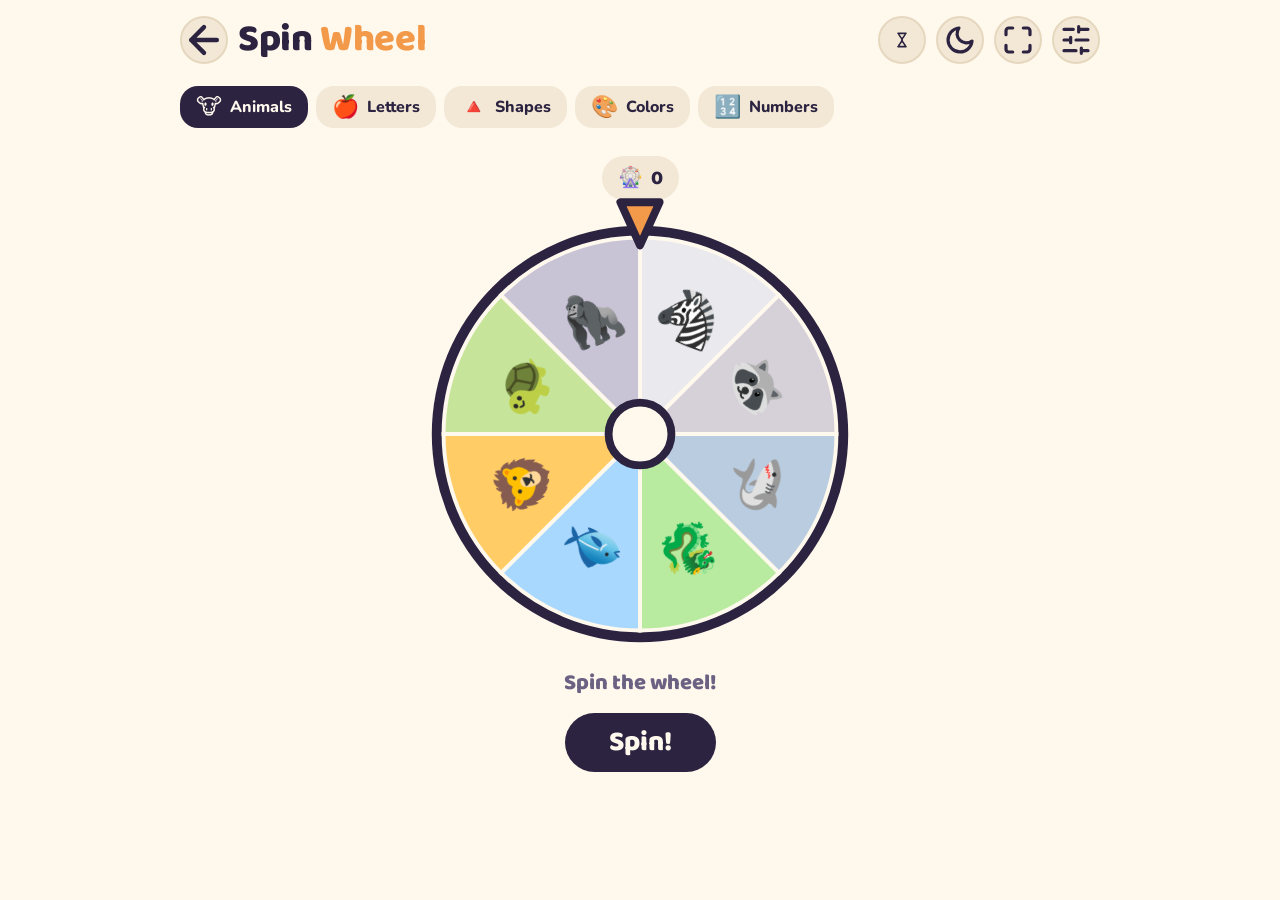
<file: wheel.html>
<!doctype html>
<html lang="en">
<head>
<meta charset="utf-8">
<meta name="viewport" content="width=device-width, initial-scale=1, viewport-fit=cover">
<meta name="theme-color" content="#FFF8EC">
<script src="js/theme.js"></script>
<link rel="icon" href="icon.svg" type="image/svg+xml">
<link rel="apple-touch-icon" href="apple-touch-icon.png">
<link rel="manifest" href="manifest.webmanifest">
<title>Spin the Wheel</title>
<link rel="preconnect" href="https://fonts.googleapis.com">
<link rel="preconnect" href="https://fonts.gstatic.com" crossorigin>
<link rel="stylesheet" href="https://fonts.googleapis.com/css2?family=Baloo+2:wght@600;800&family=Nunito:wght@500;700;800&display=swap">
<link rel="stylesheet" href="css/base.css">
<link rel="stylesheet" href="css/wheel.css">
</head>
<body>
<div class="wrap">
  <header class="bar">
    <a class="icon-btn" href="index.html" aria-label="Back to games"><svg viewBox="0 0 24 24" fill="none" stroke="currentColor" stroke-width="2.4" stroke-linecap="round" stroke-linejoin="round" aria-hidden="true"><path d="m12 19-7-7 7-7M19 12H5"/></svg></a>
    <h1>Spin <span>Wheel</span></h1>
    <button class="icon-btn" data-theme-toggle aria-label="Switch to dark mode"><svg class="i-moon" viewBox="0 0 24 24" fill="none" stroke="currentColor" stroke-width="2.4" stroke-linecap="round" stroke-linejoin="round" aria-hidden="true"><path d="M21 12.8A9 9 0 1 1 11.2 3a7 7 0 0 0 9.8 9.8z"/></svg><svg class="i-sun" viewBox="0 0 24 24" fill="none" stroke="currentColor" stroke-width="2.4" stroke-linecap="round" stroke-linejoin="round" aria-hidden="true"><circle cx="12" cy="12" r="4"/><path d="M12 2v2M12 20v2M4.9 4.9l1.4 1.4M17.7 17.7l1.4 1.4M2 12h2M20 12h2M4.9 19.1l1.4-1.4M17.7 6.3l1.4-1.4"/></svg></button>
    <button class="icon-btn" id="fsBtn" aria-label="Full screen"><svg viewBox="0 0 24 24" fill="none" stroke="currentColor" stroke-width="2.4" stroke-linecap="round" stroke-linejoin="round" aria-hidden="true"><path d="M8 3H5a2 2 0 0 0-2 2v3M21 8V5a2 2 0 0 0-2-2h-3M3 16v3a2 2 0 0 0 2 2h3M16 21h3a2 2 0 0 0 2-2v-3"/></svg></button>
    <button class="icon-btn" id="setBtn" aria-label="Grown-up settings"><svg viewBox="0 0 24 24" fill="none" stroke="currentColor" stroke-width="2.4" stroke-linecap="round" stroke-linejoin="round" aria-hidden="true"><path d="M21 4h-7M10 4H3M21 12h-9M8 12H3M21 20h-5M12 20H3M14 2v4M8 10v4M16 18v4"/></svg></button>
  </header>

  <nav class="chips" aria-label="Pictures">
    <button class="chip" data-theme-pick="animals" aria-pressed="true"><span class="e" aria-hidden="true">🐮</span>Animals</button>
    <button class="chip" data-theme-pick="letters" aria-pressed="false"><span class="e" aria-hidden="true">🍎</span>Letters</button>
    <button class="chip" data-theme-pick="shapes" aria-pressed="false"><span class="e" aria-hidden="true">🔺</span>Shapes</button>
    <button class="chip" data-theme-pick="colors" aria-pressed="false"><span class="e" aria-hidden="true">🎨</span>Colors</button>
    <button class="chip" data-theme-pick="numbers" aria-pressed="false"><span class="e" aria-hidden="true">🔢</span>Numbers</button>
  </nav>

  <section class="play" aria-label="Spin the wheel game">
    <div class="score">
      <span class="stat-pill" aria-label="Spins"><span aria-hidden="true">🎡</span><span id="spins">0</span></span>
    </div>
    <svg class="wheel" id="wheel" viewBox="-112 -112 224 224" role="img" aria-label="A colorful wheel. Tap it to spin."></svg>
    <div class="prize" id="prize" hidden>
      <span class="face" id="prizeFace" aria-hidden="true"></span>
      <span class="name" id="prizeName"></span>
    </div>
    <p class="hint" id="hint">Spin the wheel!</p>
    <button class="btn big" id="spinBtn">Spin!</button>
  </section>
</div>

<dialog class="sheet" id="settings" aria-labelledby="setTitle">
  <div class="sheet-in">
    <h2 id="setTitle">Grown-ups</h2>
    <p class="note">Saved on this device for every game.</p>
    <label class="opt">Say names out loud <input type="checkbox" id="optVoice" data-setting="voice"></label>
    <label class="opt">Play sounds <input type="checkbox" id="optSfx" data-setting="sfx"></label>
    <div class="opt">Look
      <div class="seg" role="radiogroup" aria-label="Look">
        <label><input type="radio" name="theme" value="system" data-setting="theme"><span>Auto</span></label>
        <label><input type="radio" name="theme" value="light" data-setting="theme"><span>Light</span></label>
        <label><input type="radio" name="theme" value="dark" data-setting="theme"><span>Dark</span></label>
      </div>
    </div>
    <div class="sheet-actions">
      <button class="btn quiet" id="resetBtn">Clear spin count</button>
      <button class="btn" data-close>Done</button>
    </div>
  </div>
</dialog>

<script src="js/core.js"></script>
<script src="js/timer.js"></script>
<script src="js/audio.js"></script>
<script src="js/data.js"></script>
<script src="js/wheel.js"></script>
</body>
</html>
</file>
<file: css/base.css>
/* Play Time. Toy-box look: warm paper ground, one big saturated card at a time,
   chunky rounded type, every colored object sits on a darker "edge" like a wooden block. */
:root{
  --paper:#FFF8EC;
  --paper-2:#F3E8D6;
  --line:#E6D7BF;
  --ink:#2B2340;
  --ink-soft:#6B6283;
  --sun:#F2994A;
  --good:#2FA84F;
  --focus:#2F6FEB;
  --card-ink:#2B2340;
  --lift:0 22px 40px rgba(43,35,64,.16);
  --sky:linear-gradient(#8EC9FF, #DDF0FF 72%, #CDEFBF);
  --display:"Baloo 2","Arial Rounded MT Bold","Trebuchet MS",system-ui,sans-serif;
  --body:"Nunito","Avenir Next","Segoe UI",system-ui,sans-serif;
  color-scheme:light;
}
@media (prefers-color-scheme: dark){
  :root:not([data-theme="light"]){
    --paper:#1C1828; --paper-2:#272137; --line:#3A3250;
    --ink:#FBF4E6; --ink-soft:#B9AFCF; --sun:#FFB067; --focus:#8FB3FF;
    --lift:0 22px 40px rgba(0,0,0,.45);
    --sky:linear-gradient(#1B2556, #36498A 70%, #2A4A3A);
    color-scheme:dark;
  }
}
:root[data-theme="dark"]{
  --paper:#1C1828; --paper-2:#272137; --line:#3A3250;
  --ink:#FBF4E6; --ink-soft:#B9AFCF; --sun:#FFB067; --focus:#8FB3FF;
  --lift:0 22px 40px rgba(0,0,0,.45);
  --sky:linear-gradient(#1B2556, #36498A 70%, #2A4A3A);
  color-scheme:dark;
}

*{box-sizing:border-box}
html{-webkit-text-size-adjust:100%}
body{
  margin:0;
  background:var(--paper); color:var(--ink);
  font-family:var(--body); font-size:16px; line-height:1.4;
  padding-left:max(16px, env(safe-area-inset-left,0px));
  padding-right:max(16px, env(safe-area-inset-right,0px));
  padding-block:max(16px, env(safe-area-inset-top,0px)) max(32px, env(safe-area-inset-bottom,0px));
  -webkit-tap-highlight-color:transparent;
  overscroll-behavior:none;
  transition:background-color .3s, color .3s;
}
[hidden]{display:none!important}
button{font:inherit; color:inherit; cursor:pointer; -webkit-user-select:none; user-select:none}
:focus-visible{outline:3px solid var(--focus); outline-offset:3px}
.wrap{max-width:920px; margin:0 auto; display:flex; flex-direction:column; gap:18px}

/* Top bar */
.bar{display:flex; align-items:center; gap:10px}
.bar h1{
  flex:1; min-width:0; margin:0;
  font-family:var(--display); font-weight:800; line-height:1; letter-spacing:-.01em;
  font-size:clamp(26px,5vw,38px); text-wrap:balance;
}
.bar h1 span{color:var(--sun)}
.icon-btn{
  width:48px; height:48px; flex:none; display:grid; place-items:center;
  border-radius:50%; border:2px solid var(--line); background:var(--paper-2); color:var(--ink);
  text-decoration:none; transition:transform .12s;
}
.icon-btn:active{transform:scale(.9)}
 .i-sun{display:none}
[data-theme-toggle].is-dark .i-sun{display:block}
[data-theme-toggle].is-dark .i-moon{display:none}

/* Chip row (groups, modes). Scrolls sideways on phones instead of wrapping into a pile. */
.chips{
  display:flex; gap:8px; overflow-x:auto; scrollbar-width:none;
  padding:4px 4px 10px; margin-inline:-4px;
}
.chips::-webkit-scrollbar{display:none}
.chip{
  flex:none; display:flex; align-items:center; gap:8px; white-space:nowrap;
  border:none; border-radius:18px; padding:10px 16px;
  font-weight:800; font-size:16px; background:var(--paper-2);
  transition:transform .12s;
}
.chip:active{transform:scale(.95)}
.chip .e{font-size:22px; line-height:1}
.chip[aria-pressed="true"]{background:var(--ink); color:var(--paper)}

/* Colored chunky objects: fill from --c, edge a darker shade of the same color. */
.chunky{
  --edge:rgba(43,35,64,.22);
  background:var(--c, #F2C94C); color:var(--card-ink);
  box-shadow:0 10px 0 var(--edge), var(--lift);
}
@supports (color: color-mix(in srgb, red, blue)){
  .chunky{--edge:color-mix(in srgb, var(--c, #F2C94C) 70%, #4a3550)}
}

.hint{margin:0; text-align:center; color:var(--ink-soft); font-weight:700; font-size:14px; text-wrap:balance}

/* Grown-ups settings sheet */
dialog.sheet{
  border:none; border-radius:28px; padding:0;
  width:min(440px, calc(100% - 32px)); max-height:calc(100% - 32px);
  background:var(--paper); color:var(--ink); box-shadow:var(--lift);
}
dialog.sheet::backdrop{background:rgba(28,24,40,.5)}
.sheet-in{padding:22px; display:flex; flex-direction:column; gap:6px}
.sheet h2{font-family:var(--display); font-weight:800; font-size:26px; margin:0; line-height:1.1}
.sheet .note{margin:0 0 8px; color:var(--ink-soft); font-size:14px}
.opt{
  display:flex; align-items:center; justify-content:space-between; gap:14px;
  padding:12px 0; border-bottom:1px solid var(--line); font-weight:700; cursor:pointer;
}
.opt input[type="checkbox"]{
  appearance:none; -webkit-appearance:none; margin:0; flex:none; cursor:pointer;
  width:52px; height:30px; border-radius:999px; background:var(--line); position:relative;
  transition:background .2s;
}
.opt input[type="checkbox"]::after{
  content:""; position:absolute; top:3px; left:3px; width:24px; height:24px; border-radius:50%;
  background:#fff; box-shadow:0 1px 3px rgba(0,0,0,.25); transition:transform .2s;
}
.opt input[type="checkbox"]:checked{background:var(--good)}
.opt input[type="checkbox"]:checked::after{transform:translateX(22px)}
.seg{display:flex; gap:4px; padding:4px; border-radius:999px; background:var(--paper-2); flex:none}
.seg label{position:relative; cursor:pointer}
.seg input{position:absolute; inset:0; opacity:0; margin:0; cursor:pointer}
.seg span{display:block; padding:6px 14px; border-radius:999px; font-weight:800; font-variant-numeric:tabular-nums}
.seg input:checked + span{background:var(--ink); color:var(--paper)}
.seg input:focus-visible + span{outline:3px solid var(--focus); outline-offset:2px}
.sheet-actions{display:flex; gap:10px; justify-content:space-between; flex-wrap:wrap; margin-top:14px}
.btn{border:none; border-radius:999px; padding:12px 20px; font-weight:800; background:var(--ink); color:var(--paper)}
.btn.quiet{background:var(--paper-2); color:var(--ink)}
.btn.armed{background:#C8443A; color:#fff}

/* Celebrations */
.confetti{position:fixed; inset:0; width:100%; height:100%; pointer-events:none; z-index:50}
.badge{
  position:fixed; left:50%; top:38%; z-index:51; pointer-events:none;
  transform:translate(-50%,-50%); max-width:calc(100% - 32px);
  background:var(--ink); color:var(--paper); box-shadow:var(--lift);
  font-family:var(--display); font-weight:800; font-size:clamp(24px,6vw,38px); line-height:1.15;
  padding:14px 28px; border-radius:24px; text-align:center; text-wrap:balance;
  animation:badge 2.4s ease forwards;
}
@keyframes badge{
  0%{opacity:0; transform:translate(-50%,-30%) scale(.8)}
  12%{opacity:1; transform:translate(-50%,-50%) scale(1.06)}
  20%{transform:translate(-50%,-50%) scale(1)}
  85%{opacity:1}
  100%{opacity:0; transform:translate(-50%,-62%)}
}
@media (prefers-reduced-motion: reduce){
  .badge{animation:none}
  .chip,.icon-btn{transition:none}
}

/* Play timer */
.timer-btn{width:auto; min-width:48px; padding:0 14px; gap:8px; display:flex; align-items:center; justify-content:center}
.timer-btn .t{display:none; font-family:var(--display); font-weight:800; font-size:16px; font-variant-numeric:tabular-nums}
.timer-btn.on{background:var(--ink); color:var(--paper); border-color:var(--ink)}
.timer-btn.on .t{display:inline}
.dur{display:flex; flex-wrap:wrap; gap:8px; padding:6px 0 4px}
.dur .chip{background:var(--paper-2)}
.gate-q{font-family:var(--display); font-weight:800; font-size:26px; margin-top:4px}
.gate-in{
  font:inherit; font-size:24px; font-weight:800; width:100%; padding:12px 16px; border-radius:16px;
  border:2px solid var(--line); background:var(--paper-2); color:var(--ink); font-variant-numeric:tabular-nums;
}
.gate-err{margin:0; min-height:1.3em; color:#C8443A; font-weight:700; font-size:14px}
.timelock{
  position:fixed; inset:0; z-index:1000; display:grid; place-items:center; padding:24px; text-align:center;
  background:var(--paper); color:var(--ink);
}
.timelock-in{display:flex; flex-direction:column; align-items:center; gap:14px; max-width:420px}
.timelock .moon{font-size:clamp(100px,30vw,170px); line-height:1}
.timelock h2{margin:0; font-family:var(--display); font-weight:800; font-size:clamp(38px,10vw,64px); line-height:1}
.timelock p{margin:0; font-weight:700; font-size:clamp(18px,4vw,22px); color:var(--ink-soft)}
.timelock .btn{margin-top:18px}
</file>
<file: css/hub.css>
.hub{gap:22px}
.hub .bar h1{font-size:clamp(44px,10vw,72px)}
.lede{margin:-6px 0 4px; font-weight:800; font-size:clamp(18px,3.5vw,22px); color:var(--ink-soft); text-wrap:balance}
.games{display:grid; grid-template-columns:repeat(auto-fit, minmax(min(100%,300px),1fr)); gap:26px 22px}
.game{
  display:flex; flex-direction:column; gap:10px; padding:24px 24px 22px; border-radius:32px;
  text-decoration:none; transition:transform .15s, box-shadow .15s;
}
.game:hover{transform:translateY(-3px)}
.game:active{transform:translateY(6px); box-shadow:0 4px 0 var(--edge), var(--lift)}
.game:focus-visible{outline:4px solid var(--focus); outline-offset:5px}
.art{display:flex; align-items:center; gap:8px; font-size:clamp(54px,12vw,78px); line-height:1; padding-bottom:6px}
.art .abc{
  font-family:var(--display); font-weight:800; font-size:.78em; line-height:1.15;
  background:#fff; border-radius:20px; padding:0 12px;
}
.game .title{font-family:var(--display); font-weight:800; font-size:clamp(32px,7vw,44px); line-height:1}
.game .desc{font-weight:700; font-size:17px; line-height:1.35; max-width:34ch}
.game .foot{display:flex; align-items:center; justify-content:space-between; gap:12px; flex-wrap:wrap; margin-top:8px}
.game .stat{font-weight:800; font-size:15px; font-variant-numeric:tabular-nums; opacity:.8}
.game .go{background:#fff; border-radius:999px; padding:8px 20px; font-weight:800}
.small-print{margin:6px 0 0; color:var(--ink-soft); font-size:14px; text-align:center}
@media (prefers-reduced-motion: reduce){.game{transition:none}}
</file>
<file: css/deck.css>
/* The card deck: one big card on top, two peeking from behind, swipe to send it away. */
.stage{display:flex; flex-direction:column; align-items:center; gap:16px}
.deck{
  position:relative; margin-bottom:20px;
  width:min(100%, 440px);
  /* keep the whole card on screen in landscape */
  width:min(100%, 440px, max(260px, calc((100svh - 300px) * .75)));
}
.peek{
  position:absolute; inset:0; border-radius:36px;
  background:var(--pc, var(--paper-2));
  transition:background-color .3s;
}
.peek.p1{transform:translateY(16px) scale(.94); opacity:.95}
.peek.p2{transform:translateY(30px) scale(.88); opacity:.65}

.card{
  position:relative; width:100%; aspect-ratio:3 / 4;
  display:flex; flex-direction:column; align-items:center;
  border:none; border-radius:36px; overflow:hidden;
  padding:clamp(18px,5vw,30px) 20px clamp(22px,5vw,32px);
  touch-action:none; cursor:grab; will-change:transform;
  transition:background-color .25s;
}
.card.dragging{cursor:grabbing}
.card::before{ /* soft sun behind the picture */
  content:""; position:absolute; width:80%; aspect-ratio:1; border-radius:50%;
  top:9%; left:10%; background:rgba(255,255,255,.38); pointer-events:none;
}
.card > *{position:relative}
.hero{
  flex:1; display:grid; place-items:center; line-height:1;
  font-size:clamp(110px,28vw,196px);
  filter:drop-shadow(0 8px 0 rgba(0,0,0,.08));
}
.caption{display:flex; flex-direction:column; align-items:center; gap:12px}
.name{
  font-family:var(--display); font-weight:800; line-height:.95; text-align:center; text-wrap:balance;
  font-size:clamp(40px,10vw,66px);
}
.bubble{
  position:relative; background:#fff; color:var(--card-ink); border-radius:20px; padding:4px 18px;
  font-family:var(--display); font-weight:600; font-size:clamp(20px,5vw,28px); line-height:1.3; text-align:center;
}
.bubble::before{
  content:""; position:absolute; top:-8px; left:50%; margin-left:-8px;
  border:8px solid transparent; border-top:0; border-bottom-color:#fff;
}
.no-words .bubble{visibility:hidden}
.stamp{
  position:absolute; top:20px; left:50%; z-index:2; opacity:0; white-space:nowrap;
  transform:translateX(-50%) rotate(-8deg);
  background:#fff; color:var(--card-ink); border-radius:14px; padding:4px 14px;
  font-family:var(--display); font-weight:800; font-size:22px;
}

.card.enter{animation:enter .35s ease}
.card.enter-back{animation:enter-back .4s ease}
.card.pop .hero{animation:wiggle .7s ease}
.card.speaking .bubble{animation:bubble .45s ease}
@keyframes enter{from{transform:translateY(16px) scale(.94)} to{transform:none}}
@keyframes enter-back{from{transform:translateX(-70%) rotate(-14deg); opacity:0} to{transform:none; opacity:1}}
@keyframes wiggle{
  0%{transform:scale(1) rotate(0)} 25%{transform:scale(1.16) rotate(-8deg)}
  50%{transform:scale(1.1) rotate(8deg)} 75%{transform:scale(1.14) rotate(-4deg)} 100%{transform:none}
}
@keyframes bubble{0%{transform:scale(.6)} 60%{transform:scale(1.12)} 100%{transform:none}}

.deck-bar{display:flex; align-items:center; justify-content:center; gap:20px}
.round{
  width:58px; height:58px; display:grid; place-items:center; border-radius:50%;
  border:2px solid var(--line); background:var(--paper-2); transition:transform .12s;
}
.round:active{transform:scale(.9)}
.round svg{width:26px; height:26px}
.count{
  min-width:5ch; text-align:center; font-family:var(--display); font-weight:800; font-size:22px;
  font-variant-numeric:tabular-nums;
}

/* Shelf: every card in the group, with a star sticker on the ones already seen */
.shelf{background:var(--paper-2); border-radius:28px; padding:18px}
.shelf-head{display:flex; justify-content:space-between; align-items:baseline; gap:12px; flex-wrap:wrap; margin-bottom:14px}
.shelf h2{margin:0; font-family:var(--display); font-weight:800; font-size:22px; line-height:1.1}
.shelf-meta{font-weight:800; font-size:14px; color:var(--ink-soft); font-variant-numeric:tabular-nums}
.grid{display:grid; grid-template-columns:repeat(auto-fill, minmax(76px,1fr)); gap:14px 12px}
.thumb{
  position:relative; aspect-ratio:1; border:none; border-radius:20px;
  display:grid; place-items:center; font-size:40px; line-height:1;
  box-shadow:0 5px 0 var(--edge); transition:transform .12s;
}
.thumb:active{transform:translateY(3px)}
.thumb[aria-current="true"]{outline:4px solid var(--ink); outline-offset:3px}
.thumb.seen::after{
  content:"★"; position:absolute; top:-7px; right:-7px; width:26px; height:26px; border-radius:50%;
  display:grid; place-items:center; font-size:15px; color:#fff; background:var(--sun);
  box-shadow:0 2px 0 rgba(0,0,0,.18);
}

@media (prefers-reduced-motion: reduce){
  .card.enter,.card.enter-back,.card.pop .hero,.card.speaking .bubble{animation:none}
  .card,.peek,.round,.thumb{transition:none}
}
</file>
<file: css/quiz.css>
/* Quiz screen shared by the Alphabet and Shapes games */
.quiz{display:flex; flex-direction:column; align-items:center; gap:18px}
.score{display:flex; justify-content:space-between; gap:10px; width:min(100%,440px)}
.stat-pill{
  display:flex; align-items:center; gap:8px; padding:8px 16px; border-radius:999px; background:var(--paper-2);
  font-family:var(--display); font-weight:800; font-size:20px; font-variant-numeric:tabular-nums;
}
.prompt{
  width:min(100%,440px); border:none; border-radius:32px; padding:22px 20px 20px;
  display:flex; flex-direction:column; align-items:center; gap:4px; transition:transform .12s;
}
.prompt:active{transform:translateY(4px)}
.prompt .pe{font-size:clamp(96px,26vw,156px); line-height:1.05}
.prompt .pl{font-family:var(--display); font-weight:800; font-size:clamp(110px,30vw,176px); line-height:1}
.prompt .pw{font-family:var(--display); font-weight:800; font-size:clamp(34px,9vw,52px); line-height:1.05; letter-spacing:.02em}
.blank{display:inline-block; min-width:.8em; text-align:center; background:#fff; border-radius:12px; margin-right:.04em}
.prompt .ph{margin-top:8px; font-weight:700; font-size:14px; opacity:.75; text-align:center}

.choices{display:grid; grid-template-columns:repeat(3,1fr); gap:16px 14px; width:min(100%,440px)}
.choices.four{grid-template-columns:repeat(2,1fr)}
.choice{
  aspect-ratio:1; border:none; border-radius:28px; display:grid; place-items:center; line-height:1;
  font-family:var(--display); font-weight:800; font-size:clamp(52px,16vw,84px);
  box-shadow:0 8px 0 var(--edge); transition:transform .12s, opacity .2s;
}
.choices.four .choice{aspect-ratio:auto; height:clamp(108px,26vw,150px)}
.choice.pic{font-size:clamp(48px,14vw,78px)}
.choice:active:not(:disabled){transform:translateY(5px); box-shadow:0 3px 0 var(--edge)}
.choice:disabled{cursor:default}
.choice.right{outline:6px solid var(--good); outline-offset:3px; animation:hop .5s ease}
.choice.wrong{opacity:.3; animation:shake .35s ease}
.msg{margin:0; min-height:1.4em; font-family:var(--display); font-weight:800; font-size:24px; text-align:center}
@keyframes hop{50%{transform:translateY(-14px) scale(1.06)}}
@keyframes shake{25%{transform:translateX(-9px)} 75%{transform:translateX(9px)}}
@media (prefers-reduced-motion: reduce){
  .choice.right,.choice.wrong{animation:none}
  .choice,.prompt{transition:none}
}
</file>
<file: css/alphabet.css>
/* Learn: a three-card carousel. The middle card is the big one. */
.carousel{
  --cw:200px;
  position:relative; width:100%; max-width:680px; margin:0 auto;
  height:calc(var(--cw) * 1.3333 + 46px);
  overflow:hidden; perspective:1100px;
  touch-action:pan-y; cursor:grab; -webkit-user-select:none; user-select:none;
}
.carousel.dragging{cursor:grabbing}
.ccard{
  position:absolute; top:14px; left:50%;
  width:var(--cw); margin-left:calc(var(--cw) / -2); aspect-ratio:3 / 4;
  border:none; border-radius:calc(var(--cw) * .13); overflow:hidden;
  padding:calc(var(--cw) * .06) calc(var(--cw) * .05) calc(var(--cw) * .07);
  display:flex; flex-direction:column; align-items:center; justify-content:space-between;
  transform-origin:50% 55%; will-change:transform, opacity;
  transition:transform .4s cubic-bezier(.25,.9,.3,1), opacity .4s;
}
.carousel.dragging .ccard{transition:none}
.ccard::before{
  content:""; position:absolute; width:78%; aspect-ratio:1; border-radius:50%;
  top:12%; left:11%; background:rgba(255,255,255,.38); pointer-events:none;
}
.ccard > *{position:relative}
.cl{
  font-family:var(--display); font-weight:800; line-height:.9; letter-spacing:.02em;
  font-size:calc(var(--cw) * .34);
}
.cl small{font-size:.72em}
.ce{font-size:calc(var(--cw) * .34); line-height:1; filter:drop-shadow(0 4px 0 rgba(0,0,0,.08))}
.cn{
  font-family:var(--display); font-weight:800; line-height:1; text-align:center; text-wrap:balance;
  font-size:calc(var(--cw) * .15);
}
.cb{
  background:#fff; color:var(--card-ink); border-radius:calc(var(--cw) * .07); padding:.1em .6em;
  font-family:var(--display); font-weight:600; line-height:1.3; text-align:center;
  font-size:calc(var(--cw) * .078); transition:opacity .3s;
}
.ccard:not(.on) .cb{opacity:0}
.ccard.pop .ce{animation:wiggle .7s ease}
.ccard.speaking .cb{animation:bubble .45s ease}
.first{background:#fff; border-radius:.2em; padding:0 .12em; margin-right:.03em}
.thumb.abc{font-family:var(--display); font-weight:800; font-size:34px; color:var(--card-ink)}
@media (prefers-reduced-motion: reduce){
  .ccard{transition:none}
  .ccard.pop .ce,.ccard.speaking .cb{animation:none}
}
</file>
<file: css/colors.css>
.card .hero.mix{display:flex; flex-direction:column; align-items:center; justify-content:center; gap:8px; font-size:inherit}
.swatch{
  display:grid; place-items:center; aspect-ratio:1; border-radius:50%; background:var(--s);
  width:clamp(150px,40vw,230px); line-height:1; font-size:clamp(56px,15vw,88px);
  box-shadow:inset 0 -12px 0 rgba(0,0,0,.14), 0 0 0 6px rgba(255,255,255,.75), 0 0 0 8px rgba(43,35,64,.12);
}
.swatch.plain{font-size:0}
.num{font-family:var(--display); font-weight:800; line-height:.9; font-size:clamp(90px,26vw,150px)}
.dots{display:flex; flex-wrap:wrap; justify-content:center; gap:2px 4px; max-width:6.5em; font-size:clamp(26px,7vw,38px); line-height:1.1}
.dots span{display:inline-block}
.dots span.on{animation:tick .5s ease}
@keyframes tick{50%{transform:scale(1.7) translateY(-6px)}}
.thumb .sw{display:block; width:62%; aspect-ratio:1; border-radius:50%; background:var(--s); box-shadow:0 0 0 3px rgba(255,255,255,.8), 0 0 0 4px rgba(43,35,64,.15)}
.thumb.numt{font-family:var(--display); font-weight:800; font-size:34px; color:var(--card-ink)}
.prompt .swatch{margin:6px auto 2px}
.cnt{display:flex; flex-wrap:wrap; justify-content:center; gap:4px 6px; max-width:5.8em; font-size:clamp(40px,11vw,60px); line-height:1.1; padding:6px 0}
.choice.sw{box-shadow:0 8px 0 rgba(43,35,64,.22), inset 0 0 0 4px rgba(255,255,255,.55)}
.choices.list{grid-template-columns:1fr}
.choices.list .choice{aspect-ratio:auto; height:clamp(64px,16vw,84px); font-size:clamp(26px,7vw,38px)}
@media (prefers-reduced-motion: reduce){.dots span.on{animation:none}}
</file>
<file: css/paint.css>
.hud{display:flex; align-items:center; justify-content:space-between; gap:10px 16px; flex-wrap:wrap}
.stat-pill{
  display:flex; align-items:center; gap:8px; padding:8px 16px; border-radius:999px; background:var(--paper-2);
  font-family:var(--display); font-weight:800; font-size:20px; font-variant-numeric:tabular-nums;
}

/* Paint studio */
.studio{display:flex; flex-direction:column; gap:16px}
.canvas-wrap{
  position:relative; border-radius:28px; overflow:hidden; background:#FBF7EE;
  box-shadow:0 8px 0 rgba(43,35,64,.2), var(--lift);
}
#paintCanvas{display:block; width:100%; height:clamp(240px, 44svh, 460px); touch-action:none; cursor:crosshair}
.paint-hint{
  position:absolute; inset:0; display:grid; place-items:center; padding:24px; text-align:center; pointer-events:none;
  font-family:var(--display); font-weight:800; font-size:clamp(22px,5vw,32px); line-height:1.15; color:#B5AAC8;
  transition:opacity .4s;
}
.paint-hint.gone{opacity:0}
.pots{display:grid; grid-template-columns:repeat(6, 1fr); gap:14px 6px; max-width:620px; margin:0 auto; width:100%}
.pot{border:none; background:none; padding:0; position:relative; display:flex; flex-direction:column; align-items:center; gap:6px}
.pot .blob{
  display:block; width:100%; max-width:70px; aspect-ratio:1; border-radius:50%; background:var(--s);
  box-shadow:inset 0 -7px 0 rgba(0,0,0,.14), 0 0 0 3px rgba(255,255,255,.85), 0 0 0 4px rgba(43,35,64,.2);
  transition:transform .15s;
}
.pot:active .blob{transform:scale(.9)}
.pot[aria-pressed="true"] .blob{transform:scale(1.14); box-shadow:inset 0 -7px 0 rgba(0,0,0,.14), 0 0 0 4px var(--paper), 0 0 0 8px var(--ink)}
.pot .lbl{font-weight:800; font-size:13px}
.pot.seen::after{
  content:"★"; position:absolute; top:-4px; right:calc(50% - 40px); width:22px; height:22px; border-radius:50%;
  display:grid; place-items:center; font-size:13px; color:#fff; background:var(--sun);
  box-shadow:0 2px 0 rgba(0,0,0,.18);
}
.tools-row{display:flex; gap:10px; align-items:center; justify-content:center; flex-wrap:wrap}
.size{
  width:50px; height:50px; border-radius:50%; border:2px solid var(--line); background:var(--paper-2);
  display:grid; place-items:center;
}
.size i{display:block; border-radius:50%; background:var(--ink)}
.size[aria-pressed="true"]{border-color:var(--ink)}

/* Balloon sky */
.goal{display:flex; align-items:center; gap:10px; font-family:var(--display); font-weight:800; font-size:clamp(20px,5vw,28px); line-height:1.1}
.gsw{
  flex:none; width:38px; height:38px; border-radius:50%; background:var(--s, #E53935);
  box-shadow:inset 0 -5px 0 rgba(0,0,0,.14), 0 0 0 3px rgba(255,255,255,.85), 0 0 0 4px rgba(43,35,64,.2);
}
.pips{display:flex; gap:6px}
.pip{width:20px; height:20px; border-radius:50%; background:var(--paper-2); border:2px solid var(--line); transition:background .2s}
.pip.on{background:var(--good); border-color:var(--good)}
.sky{
  position:relative; overflow:hidden; border-radius:28px; touch-action:manipulation;
  height:clamp(320px, 54svh, 520px);
  background:var(--sky);
  box-shadow:0 8px 0 rgba(43,35,64,.2), var(--lift);
}
.balloon{
  position:absolute; left:0; top:0; border:none; padding:0; background:none; cursor:pointer;
  width:var(--sz); height:calc(var(--sz) * 1.25); will-change:transform;
}
.balloon .body{
  position:absolute; inset:0 0 18% 0; display:block; transform-origin:50% 100%;
  border-radius:50% 50% 48% 48% / 56% 56% 44% 44%;
  background:radial-gradient(circle at 32% 27%, rgba(255,255,255,.7) 0 13%, transparent 14%), var(--b);
  box-shadow:inset -7px -9px 0 rgba(0,0,0,.14), 0 0 0 2px rgba(43,35,64,.14);
}
.balloon::after{ /* string */
  content:""; position:absolute; left:50%; top:80%; width:2px; height:34%; background:rgba(43,35,64,.4); transform:translateX(-1px);
}
.balloon.popping .body{animation:burst .26s ease-out forwards}
.balloon.popping::after{opacity:0}
.balloon.wobble .body{animation:wobble .4s ease}
@keyframes burst{40%{transform:scale(1.3)} 100%{transform:scale(1.8); opacity:0}}
@keyframes wobble{20%{transform:rotate(-14deg)} 50%{transform:rotate(12deg)} 80%{transform:rotate(-6deg)}}
@media (prefers-reduced-motion: reduce){.balloon.popping .body{animation:none; opacity:0}.balloon.wobble .body{animation:none}}
.goal{cursor:pointer}
.pips{font-family:var(--display); font-weight:800; font-size:16px; color:var(--ink-soft); font-variant-numeric:tabular-nums}
</file>
<file: css/dots.css>
.chip small{font-weight:700; font-size:12px; opacity:.7}
.play{display:flex; flex-direction:column; align-items:center; gap:16px}
.score{display:flex; justify-content:center; gap:10px; flex-wrap:wrap}
.stat-pill{
  display:flex; align-items:center; gap:8px; padding:8px 16px; border-radius:999px; background:var(--paper-2);
  font-family:var(--display); font-weight:800; font-size:20px; font-variant-numeric:tabular-nums;
}
.hint{margin:0; font-family:var(--display); font-weight:800; font-size:22px; text-align:center; text-wrap:balance}

.dots{
  display:block; width:min(100%, 520px, max(280px, calc(100svh - 360px))); aspect-ratio:1;
  touch-action:manipulation; -webkit-user-select:none; user-select:none; border-radius:24px;
  background:var(--paper-2); box-shadow:0 6px 0 rgba(43,35,64,.18);
}
.dots .fill{fill:var(--c); stroke:none; opacity:0; transition:opacity .5s}
.dots .fill.show{opacity:1}
.dots .line{fill:none; stroke:var(--sun); stroke-width:2.4; stroke-linecap:round; stroke-linejoin:round}
.dots .dot{cursor:pointer; outline:none}
.dots .hit{fill:transparent}
.dots .ring{fill:var(--paper); stroke:var(--ink); stroke-width:1.1}
.dots .num{text-anchor:middle; dominant-baseline:central; font-family:var(--display); font-weight:800; font-size:6.6px; fill:var(--ink); pointer-events:none}
.dots .dot.next .ring{fill:#FFE27A; stroke-width:1.6; animation:beat 1s ease-in-out infinite; transform-box:fill-box; transform-origin:center}
.dots .dot.next .num{fill:#2B2340}
.dots .dot.done .ring{fill:var(--sun); stroke:var(--sun)}
.dots .dot.done .num{fill:#2B2340}
.dots .dot:focus-visible .ring{stroke:var(--focus); stroke-width:2}
.dots .dot.no .ring{animation:shake .35s}
.dots .reveal{text-anchor:middle; dominant-baseline:central; font-size:38px; pointer-events:none; opacity:0}
.dots .reveal.show{opacity:1; animation:grow .6s cubic-bezier(.3,1.5,.5,1)}
@keyframes beat{50%{transform:scale(1.22)}}
@keyframes shake{25%{transform:translateX(-1.5px)} 75%{transform:translateX(1.5px)}}
@keyframes grow{from{transform:scale(.3)}}
.dots .reveal{transform-box:fill-box; transform-origin:center}

.result{
  display:flex; flex-direction:column; align-items:center; gap:12px; text-align:center;
  background:var(--paper-2); border-radius:24px; padding:18px 22px; width:min(100%, 420px);
}
.result-text{margin:0; font-family:var(--display); font-weight:800; font-size:26px; line-height:1.15; text-wrap:balance}
@media (prefers-reduced-motion: reduce){
  .dots .fill{transition:none}
  .dots .dot.next .ring,.dots .dot.no .ring,.dots .reveal.show{animation:none}
}
</file>
<file: css/dress.css>
.friends{justify-content:center}
.friends .chip{padding:6px 10px}
.friends .chip .e{font-size:34px}
.play{display:flex; flex-direction:column; align-items:center; gap:14px}
.hint{margin:0; font-family:var(--display); font-weight:800; font-size:22px; text-align:center; text-wrap:balance; min-height:1.3em}
.row{display:flex; gap:10px; flex-wrap:wrap; justify-content:center}

/* The stage: the friend is one big emoji, and each thing worn is a smaller emoji placed on top. */
.stage{
  position:relative; width:min(100%, 360px, max(220px, calc(100svh - 470px))); aspect-ratio:1;
  border-radius:32px; background:var(--c, #FFE9A8); box-shadow:0 6px 0 rgba(43,35,64,.22);
  container-type:inline-size; overflow:hidden; cursor:pointer; -webkit-user-select:none; user-select:none;
}
.stage span{position:absolute; left:50%; line-height:1; pointer-events:none; transform:translateX(-50%)}
.stage .who{top:50%; font-size:62cqw; transform:translate(-50%, -50%)}
.stage .on-hat{top:3%; font-size:34cqw; transform:translateX(-50%) rotate(-8deg)}
.stage .on-eyes{top:35%; font-size:34cqw}
.stage .on-neck{top:66%; font-size:28cqw}
.stage .worn{animation:wear .45s cubic-bezier(.3,1.6,.5,1)}
@keyframes wear{from{opacity:0; transform:translateX(-50%) translateY(-40%) scale(.4)}}

.tray{display:grid; grid-template-columns:repeat(auto-fit, minmax(76px, 1fr)); gap:10px; width:min(100%, 520px)}
.opt-btn{
  aspect-ratio:1; border:none; border-radius:22px; background:var(--c); color:var(--card-ink);
  font-size:40px; line-height:1; display:grid; place-items:center; box-shadow:0 5px 0 rgba(43,35,64,.22);
}
.opt-btn:active{transform:translateY(3px); box-shadow:0 2px 0 rgba(43,35,64,.22)}
.opt-btn[aria-pressed="true"]{outline:4px solid var(--good); outline-offset:-4px}
.chip .e{font-size:22px}

@media (prefers-reduced-motion: reduce){.stage .worn{animation:none}}
</file>
<file: css/maze.css>
.chip small{font-weight:700; font-size:12px; opacity:.7}
.play{display:flex; flex-direction:column; align-items:center; gap:16px}
.score{display:flex; justify-content:center; gap:10px; flex-wrap:wrap}
.stat-pill{
  display:flex; align-items:center; gap:8px; padding:8px 16px; border-radius:999px; background:var(--paper-2);
  font-family:var(--display); font-weight:800; font-size:20px; font-variant-numeric:tabular-nums;
}
.hint{margin:0; font-family:var(--display); font-weight:800; font-size:22px; text-align:center; text-wrap:balance}
.row{display:flex; gap:10px; flex-wrap:wrap; justify-content:center}

/* The maze is one SVG. Dragging happens on it, so the browser must not scroll or zoom. */
.maze{
  display:block; width:min(100%, 520px, max(280px, calc(100svh - 340px))); aspect-ratio:1;
  touch-action:none; -webkit-user-select:none; user-select:none; border-radius:24px;
  background:var(--paper-2); box-shadow:0 6px 0 rgba(43,35,64,.18);
}
.maze:focus-visible{outline:4px solid var(--focus); outline-offset:4px}
.maze .walls{stroke:var(--ink); stroke-width:5; stroke-linecap:round; fill:none}
.maze .pad{stroke:none}
.maze .start{fill:#FFE9A8}
.maze .end{fill:#C6E59B}
.maze .trail,.maze .hintline{fill:none; stroke-linecap:round; stroke-linejoin:round}
.maze .trail{stroke:var(--sun); stroke-width:10; opacity:.75}
.maze .hintline{stroke:var(--focus); stroke-width:7; stroke-dasharray:1 14; opacity:0; transition:opacity .3s}
.maze .hintline.show{opacity:1}
.maze text{text-anchor:middle; dominant-baseline:central; pointer-events:none; font-size:28px}
.maze .player{transition:transform .12s ease-out}
.maze .goal.cheer{animation:bounce .5s ease 2}
@keyframes bounce{50%{transform:translateY(-6px) scale(1.2)}}
.maze .goal{transform-box:fill-box; transform-origin:center}

.result{
  display:flex; flex-direction:column; align-items:center; gap:12px; text-align:center;
  background:var(--paper-2); border-radius:24px; padding:18px 22px; width:min(100%, 420px);
}
.result-text{margin:0; font-family:var(--display); font-weight:800; font-size:26px; line-height:1.15; text-wrap:balance}

@media (prefers-reduced-motion: reduce){
  .maze .player,.maze .hintline{transition:none}
  .maze .goal.cheer{animation:none}
}
</file>
<file: css/memory.css>
.chip small{font-weight:700; font-size:12px; opacity:.7}
.play{display:flex; flex-direction:column; align-items:center; gap:16px}
.score{display:flex; justify-content:center; gap:10px; flex-wrap:wrap}
.stat-pill{
  display:flex; align-items:center; gap:8px; padding:8px 16px; border-radius:999px; background:var(--paper-2);
  font-family:var(--display); font-weight:800; font-size:20px; font-variant-numeric:tabular-nums;
}

/* Board: face-down cards that flip over in 3D */
.board{
  display:grid; gap:12px; width:min(100%, 520px, max(280px, calc((100svh - 330px) * var(--cols) / var(--rows))));
  grid-template-columns:repeat(var(--cols), 1fr);
}
.mcard{
  position:relative; aspect-ratio:1; padding:0; border:none; background:none;
  perspective:800px; container-type:inline-size;
}
.mcard .in{position:absolute; inset:0; transform-style:preserve-3d; transition:transform .45s cubic-bezier(.3,1.3,.5,1)}
.mcard.up .in{transform:rotateY(180deg)}
.face,.back{
  position:absolute; inset:0; border-radius:22px; display:grid; place-items:center; line-height:1;
  -webkit-backface-visibility:hidden; backface-visibility:hidden;
}
.back{
  background:var(--ink); color:var(--paper); font-family:var(--display); font-weight:800;
  font-size:clamp(28px,12vw,56px); font-size:48cqw;
  box-shadow:0 6px 0 rgba(0,0,0,.28);
  background-image:radial-gradient(circle at 20% 20%, rgba(255,255,255,.14) 0 12%, transparent 13%),
                   radial-gradient(circle at 80% 80%, rgba(255,255,255,.14) 0 12%, transparent 13%);
}
.mcard:active:not(.up) .in{transform:scale(.95)}
.face{
  transform:rotateY(180deg); background:var(--c); color:var(--card-ink);
  font-size:clamp(30px,12vw,60px); font-size:52cqw;
  box-shadow:0 6px 0 rgba(43,35,64,.22);
}
.face svg{width:62%; height:62%}
.face .sw{display:block; width:66%; aspect-ratio:1; border-radius:50%; background:var(--s);
  box-shadow:inset 0 -6px 0 rgba(0,0,0,.14), 0 0 0 3px rgba(255,255,255,.8), 0 0 0 4px rgba(43,35,64,.15)}
.mcard.done .face{outline:4px solid var(--good); outline-offset:-4px}
.mcard.done .in{animation:hop .5s ease}
.mcard:disabled{cursor:default}
@keyframes hop{50%{transform:rotateY(180deg) translateY(-12px) scale(1.06)}}

.result{
  display:flex; flex-direction:column; align-items:center; gap:12px; text-align:center;
  background:var(--paper-2); border-radius:24px; padding:18px 22px; width:min(100%, 420px);
}
.result-text{margin:0; font-family:var(--display); font-weight:800; font-size:26px; line-height:1.15; text-wrap:balance}

@media (prefers-reduced-motion: reduce){
  .mcard .in{transition:none; transform:none!important; animation:none!important}
  .face{transform:none; opacity:0}
  .mcard.up .face{opacity:1}
  .mcard.up .back{opacity:0}
}

/* Picture cards (princesses): the picture fills the whole card */
.face.photo{overflow:hidden; padding:0}
.face.photo img{width:100%; height:100%; object-fit:cover; display:block; -webkit-user-drag:none; pointer-events:none}
</file>
<file: css/train.css>
.hud{display:flex; align-items:center; justify-content:flex-end; gap:10px}
.stat-pill{
  display:flex; align-items:center; gap:8px; padding:8px 16px; border-radius:999px; background:var(--paper-2);
  font-family:var(--display); font-weight:800; font-size:20px; font-variant-numeric:tabular-nums;
}

/* Number train */
.train-scene{display:flex; flex-direction:column; align-items:center; gap:16px}
.train{
  width:100%; display:flex; align-items:flex-end; gap:22px; overflow-x:auto; overflow-y:hidden;
  scroll-snap-type:x proximity; padding:18px 24px 44px; scrollbar-width:thin;
  background:
    linear-gradient(var(--ink-soft), var(--ink-soft)) left calc(100% - 20px) / 100% 4px no-repeat,
    repeating-linear-gradient(90deg, var(--line) 0 6px, transparent 6px 26px) left calc(100% - 14px) / 100% 10px no-repeat;
  border-radius:28px; background-color:var(--paper-2);
}
.engine{flex:none; display:grid; place-items:end center; font-size:clamp(90px,24vw,140px); line-height:1; scroll-snap-align:start; padding-bottom:6px}
.e-face{display:block; transform:scaleX(-1)}
.wagon{
  position:relative; flex:none; scroll-snap-align:center; border:none; border-radius:22px;
  width:clamp(150px, 44vw, 200px); padding:12px 12px 16px; margin-bottom:12px;
  display:flex; flex-direction:column; align-items:center; gap:2px; box-shadow:0 6px 0 var(--edge);
  transition:transform .2s;
}
.wagon::before{ /* coupling to the wagon in front */
  content:""; position:absolute; left:-24px; bottom:20px; width:24px; height:6px; background:var(--ink-soft); border-radius:3px;
}
.wagon.hi{transform:translateY(-10px) scale(1.05); outline:4px solid var(--ink); outline-offset:3px}
.wn{font-family:var(--display); font-weight:800; line-height:.9; font-size:clamp(64px,17vw,92px)}
.wname{font-family:var(--display); font-weight:800; font-size:20px; line-height:1}
.wdots{display:flex; flex-wrap:wrap; justify-content:center; gap:2px 3px; max-width:6.2em; font-size:clamp(24px,6vw,30px); line-height:1.1; margin-top:6px}
.wdots span{display:inline-block}
.wdots span.on{animation:tick .5s ease}
.wheel{
  position:absolute; bottom:-14px; width:28px; height:28px; border-radius:50%; background:var(--ink);
  box-shadow:inset 0 0 0 6px #6B6283;
}
.wheel.l{left:22px} .wheel.r{right:22px}
.wagon.seen::after{
  content:"★"; position:absolute; top:-8px; right:-8px; width:28px; height:28px; border-radius:50%;
  display:grid; place-items:center; font-size:16px; color:#fff; background:var(--sun); box-shadow:0 2px 0 rgba(0,0,0,.18);
}
@keyframes tick{50%{transform:scale(1.7) translateY(-6px)}}

/* Feed the hippo */
.feed{display:flex; flex-direction:column; align-items:center; gap:14px}
.hippo-wrap{display:flex; flex-direction:column; align-items:center; gap:8px; width:100%}
.ask{
  position:relative; display:flex; align-items:center; gap:12px; background:#fff; color:#2B2340;
  border-radius:26px; padding:10px 22px; box-shadow:0 6px 0 rgba(43,35,64,.18);
  font-family:var(--display); font-weight:800; font-size:clamp(22px,6vw,32px); line-height:1.1;
}
.ask::after{content:""; position:absolute; bottom:-12px; left:50%; margin-left:-12px; border:12px solid transparent; border-bottom:0; border-top-color:#fff}
.askn{font-size:2.1em; line-height:.9}
.hippo{font-size:clamp(120px,34vw,190px); line-height:1; margin-top:8px; filter:drop-shadow(0 8px 0 rgba(0,0,0,.1)); transform-origin:50% 90%}
.hippo.nom{animation:nom .35s ease}
.hippo.happy{animation:happy .8s ease}
@keyframes nom{50%{transform:scale(1.12, .9)}}
@keyframes happy{20%{transform:translateY(-18px) rotate(-6deg)} 45%{transform:translateY(0) rotate(5deg)} 70%{transform:translateY(-10px) rotate(-3deg)} 100%{transform:none}}
.eaten{display:flex; gap:6px; flex-wrap:wrap; justify-content:center; min-height:22px}
.cookie-pip{width:20px; height:20px; border-radius:50%; background:var(--paper-2); border:2px solid var(--line); transition:background .2s}
.cookie-pip.on{background:#C98F5C; border-color:#C98F5C}
.plate{
  display:grid; grid-template-columns:repeat(5, 1fr); gap:8px; width:min(100%, 440px);
  padding:16px 14px; border-radius:50% / 22%; background:var(--paper-2); box-shadow:inset 0 -6px 0 rgba(43,35,64,.1);
}
.cookie{border:none; background:none; padding:0; line-height:1; font-size:clamp(40px,11vw,60px); transition:transform .12s}
.cookie:active{transform:scale(.85)}
.msg{margin:0; min-height:1.4em; font-family:var(--display); font-weight:800; font-size:22px; text-align:center}
@media (prefers-reduced-motion: reduce){.wagon,.wagon.hi{transition:none}.wdots span.on,.hippo.nom,.hippo.happy{animation:none}}
</file>
<file: css/shadow.css>
.chip small{font-weight:700; font-size:12px; opacity:.7}
.play{display:flex; flex-direction:column; align-items:center; gap:16px}
.score{display:flex; justify-content:center; gap:10px; flex-wrap:wrap}
.stat-pill{
  display:flex; align-items:center; gap:8px; padding:8px 16px; border-radius:999px; background:var(--paper-2);
  font-family:var(--display); font-weight:800; font-size:20px; font-variant-numeric:tabular-nums;
}
.hint{margin:0; font-family:var(--display); font-weight:800; font-size:22px; text-align:center; text-wrap:balance}

.tray{display:grid; grid-template-columns:repeat(var(--cols), 1fr); gap:12px; width:min(100%, 520px)}
.tray.pieces{padding-top:14px; border-top:4px dotted var(--line)}
.shadow,.piece{
  position:relative; aspect-ratio:1; padding:0; border:none; border-radius:22px; display:grid; place-items:center;
  container-type:inline-size; line-height:1;
}
.pic{display:grid; place-items:center; width:100%; height:100%; font-size:54cqw; pointer-events:none}
.pic svg{width:62%; height:62%}

/* Shadows stay a soft lavender in both themes so the black silhouette always shows */
.shadow{background:#E4DCF3; box-shadow:inset 0 4px 0 rgba(43,35,64,.12)}
.shadow .pic{filter:brightness(0); opacity:.7}
.shadow.done{background:var(--c); box-shadow:0 6px 0 rgba(43,35,64,.22); outline:4px solid var(--good); outline-offset:-4px}
.shadow.done .pic{filter:none; opacity:1; color:var(--card-ink); animation:hop .5s ease}
.shadow.no{animation:shake .35s}
.shadow:focus-visible{outline:4px solid var(--focus)}

.piece{background:var(--c); color:var(--card-ink); box-shadow:0 6px 0 rgba(43,35,64,.22);
  touch-action:none; cursor:grab; transition:transform .25s cubic-bezier(.3,1.3,.5,1); -webkit-user-select:none; user-select:none}
.piece.drag{cursor:grabbing; z-index:5; transition:none; box-shadow:0 18px 26px rgba(43,35,64,.28)}
.piece.sel{outline:4px solid var(--focus); outline-offset:3px}
.piece.done{visibility:hidden}

.result{
  display:flex; flex-direction:column; align-items:center; gap:12px; text-align:center;
  background:var(--paper-2); border-radius:24px; padding:18px 22px; width:min(100%, 420px);
}
.result-text{margin:0; font-family:var(--display); font-weight:800; font-size:26px; line-height:1.15; text-wrap:balance}
@keyframes hop{50%{transform:translateY(-10px) scale(1.1)}}
@keyframes shake{25%{transform:translateX(-8px)} 75%{transform:translateX(8px)}}
@media (prefers-reduced-motion: reduce){
  .piece{transition:none}
  .shadow.done .pic,.shadow.no{animation:none}
}
</file>
<file: css/shapes.css>
.card .hero.shape svg{width:clamp(120px,32vw,200px); height:auto; overflow:visible}
.card .hero.shape{filter:drop-shadow(0 8px 0 rgba(0,0,0,.1))}
.card .bubble{max-width:100%}
.thumb svg{width:60%; height:60%}
.prompt .ps svg{width:clamp(130px,36vw,210px); height:auto; display:block; margin:8px auto 4px}
.choice.shape svg{width:62%; height:62%}
.choices.list{grid-template-columns:1fr}
.choices.list .choice{aspect-ratio:auto; height:clamp(64px,16vw,84px); font-size:clamp(26px,7vw,38px)}
</file>
<file: css/sorter.css>
.hud{display:flex; align-items:center; justify-content:space-between; gap:10px 16px; flex-wrap:wrap}
.hud h2{margin:0; font-family:var(--display); font-weight:800; font-size:clamp(20px,5vw,26px); line-height:1.1}
.stat-pill{
  display:flex; align-items:center; gap:8px; padding:8px 16px; border-radius:999px; background:var(--paper-2);
  font-family:var(--display); font-weight:800; font-size:20px; font-variant-numeric:tabular-nums;
}

/* Playground */
.playground{display:flex; flex-direction:column; gap:14px}
.arena{
  position:relative; overflow:hidden; height:clamp(320px, 52svh, 500px); border-radius:28px;
  background:var(--paper-2); box-shadow:inset 0 0 0 3px var(--line);
  touch-action:manipulation;
}
.sprite{
  position:absolute; left:0; top:0; border:none; padding:0; background:none; cursor:pointer;
  will-change:transform; transition:filter .2s;
}
.sprite svg{width:100%; height:100%; display:block; overflow:visible}
.sprite.held{z-index:5; filter:drop-shadow(0 10px 0 rgba(43,35,64,.18))}
.meetbar{
  display:flex; flex-direction:column; align-items:center; text-align:center; gap:2px;
  background:var(--ink); color:var(--paper); border-radius:22px; padding:12px 18px; min-height:84px; justify-content:center;
}
.meetbar b{font-family:var(--display); font-weight:800; font-size:clamp(28px,7vw,40px); line-height:1}
.meetbar span{font-weight:700; font-size:clamp(15px,3.6vw,18px); text-wrap:balance}
.met{font-weight:800; font-size:14px; color:var(--ink-soft); font-variant-numeric:tabular-nums}

/* Sorter */
.sorter{display:flex; flex-direction:column; align-items:center; gap:18px}
.holes{
  display:flex; flex-wrap:wrap; justify-content:center; gap:14px; width:100%;
  background:var(--paper-2); border-radius:28px; padding:20px 14px; box-shadow:inset 0 -6px 0 rgba(43,35,64,.1);
}
.hole{
  width:clamp(92px, 24vw, 130px); display:flex; flex-direction:column; align-items:center; gap:4px;
  padding:10px 6px 8px; border-radius:20px; background:var(--paper); box-shadow:inset 0 4px 0 rgba(43,35,64,.14);
  transition:background .2s;
}
.hole .hs{display:block; width:78%; aspect-ratio:1}
.hole .hs svg{width:100%; height:100%; display:block}
.hole .hl{font-weight:800; font-size:14px}
.hole.filled{background:color-mix(in srgb, var(--good) 18%, var(--paper))}
.tray{display:flex; flex-wrap:wrap; justify-content:center; gap:16px; width:100%; min-height:110px; padding:6px}
.piece{
  width:clamp(84px, 22vw, 116px); aspect-ratio:1; border:none; background:none; padding:0; touch-action:none; cursor:grab;
  transition:transform .15s; position:relative;
}
.piece svg{width:100%; height:100%; display:block; filter:drop-shadow(0 6px 0 rgba(43,35,64,.18)); pointer-events:none}
.piece.drag{z-index:20; cursor:grabbing}
.piece.drag svg{filter:drop-shadow(0 14px 0 rgba(43,35,64,.2))}
.piece.picked{transform:translateY(-12px) scale(1.1)}
.piece.picked::after{content:""; position:absolute; inset:-6px; border-radius:50%; border:3px dashed var(--ink)}
.shake{animation:shake .35s ease}
.msg{margin:0; min-height:1.4em; font-family:var(--display); font-weight:800; font-size:22px; text-align:center; text-wrap:balance}
@keyframes shake{25%{transform:translateX(-8px)} 75%{transform:translateX(8px)}}
@media (prefers-reduced-motion: reduce){.shake{animation:none}.piece{transition:none}}
</file>
<file: css/slice.css>
.chip small{font-weight:700; font-size:12px; opacity:.7}
.play{display:flex; flex-direction:column; align-items:center; gap:14px}
.score{display:flex; justify-content:center; gap:10px; flex-wrap:wrap}
.stat-pill{
  display:flex; align-items:center; gap:8px; padding:8px 16px; border-radius:999px; background:var(--paper-2);
  font-family:var(--display); font-weight:800; font-size:20px; font-variant-numeric:tabular-nums;
}
.hint{margin:0; font-family:var(--display); font-weight:800; font-size:22px; text-align:center; text-wrap:balance}

/* The play field is a canvas the fruit flies across. A fixed night-sky look in both themes so the juice always shows. */
.field{
  width:min(100%, 480px, calc((100svh - 360px) * .75)); min-width:260px; aspect-ratio:3 / 4;
  border-radius:24px; overflow:hidden; box-shadow:0 6px 0 rgba(43,35,64,.22);
  background:linear-gradient(#5B4B9A, #8E7CC3 60%, #C9A7E8);
}
.field canvas{display:block; width:100%; height:100%; touch-action:none; -webkit-user-select:none; user-select:none; cursor:crosshair}

.result{
  display:flex; flex-direction:column; align-items:center; gap:12px; text-align:center;
  background:var(--paper-2); border-radius:24px; padding:18px 22px; width:min(100%, 420px);
}
.result-text{margin:0; font-family:var(--display); font-weight:800; font-size:26px; line-height:1.15; text-wrap:balance}
</file>
<file: css/wheel.css>
.play{display:flex; flex-direction:column; align-items:center; gap:14px}
.score{display:flex; justify-content:center; gap:10px; flex-wrap:wrap}
.stat-pill{
  display:flex; align-items:center; gap:8px; padding:8px 16px; border-radius:999px; background:var(--paper-2);
  font-family:var(--display); font-weight:800; font-size:20px; font-variant-numeric:tabular-nums;
}
.hint{margin:0; font-family:var(--display); font-weight:800; font-size:22px; text-align:center; text-wrap:balance}
.btn.big{font-family:var(--display); font-size:28px; padding:10px 44px}
.btn:disabled{opacity:.5; cursor:default}

.wheel{
  display:block; width:min(100%, 440px, max(260px, calc(100svh - 400px))); aspect-ratio:1;
  touch-action:manipulation; -webkit-user-select:none; user-select:none; cursor:pointer; overflow:visible;
}
.wheel .rim{fill:var(--ink)}
.wheel .slice{stroke:var(--paper); stroke-width:2}
.wheel .lab{text-anchor:middle; dominant-baseline:central; font-size:26px; pointer-events:none}
.wheel .lab.num{font-family:var(--display); font-weight:800; font-size:30px; fill:var(--card-ink)}
.wheel .hub{fill:var(--paper); stroke:var(--ink); stroke-width:4}
.wheel .pointer{fill:var(--sun); stroke:var(--ink); stroke-width:4; stroke-linejoin:round}
.wheel:focus-visible{outline:4px solid var(--focus); outline-offset:6px; border-radius:50%}

/* The thing the wheel landed on */
.prize{
  display:flex; align-items:center; gap:14px; padding:10px 22px 10px 12px; border-radius:999px;
  background:var(--c); color:var(--card-ink); box-shadow:0 6px 0 rgba(43,35,64,.22);
  animation:pop-in .4s cubic-bezier(.3,1.5,.5,1);
}
.prize .face{display:grid; place-items:center; width:64px; height:64px; font-size:46px; line-height:1;
  font-family:var(--display); font-weight:800; border-radius:50%; background:rgba(255,255,255,.6)}
.prize .face svg{width:70%; height:70%}
.prize .face .sw{display:block; width:70%; aspect-ratio:1; border-radius:50%; background:var(--s);
  box-shadow:0 0 0 3px rgba(255,255,255,.8)}
.prize .name{font-family:var(--display); font-weight:800; font-size:30px; line-height:1}
@keyframes pop-in{from{transform:scale(.6); opacity:0}}
@media (prefers-reduced-motion: reduce){.prize{animation:none}}
</file>
